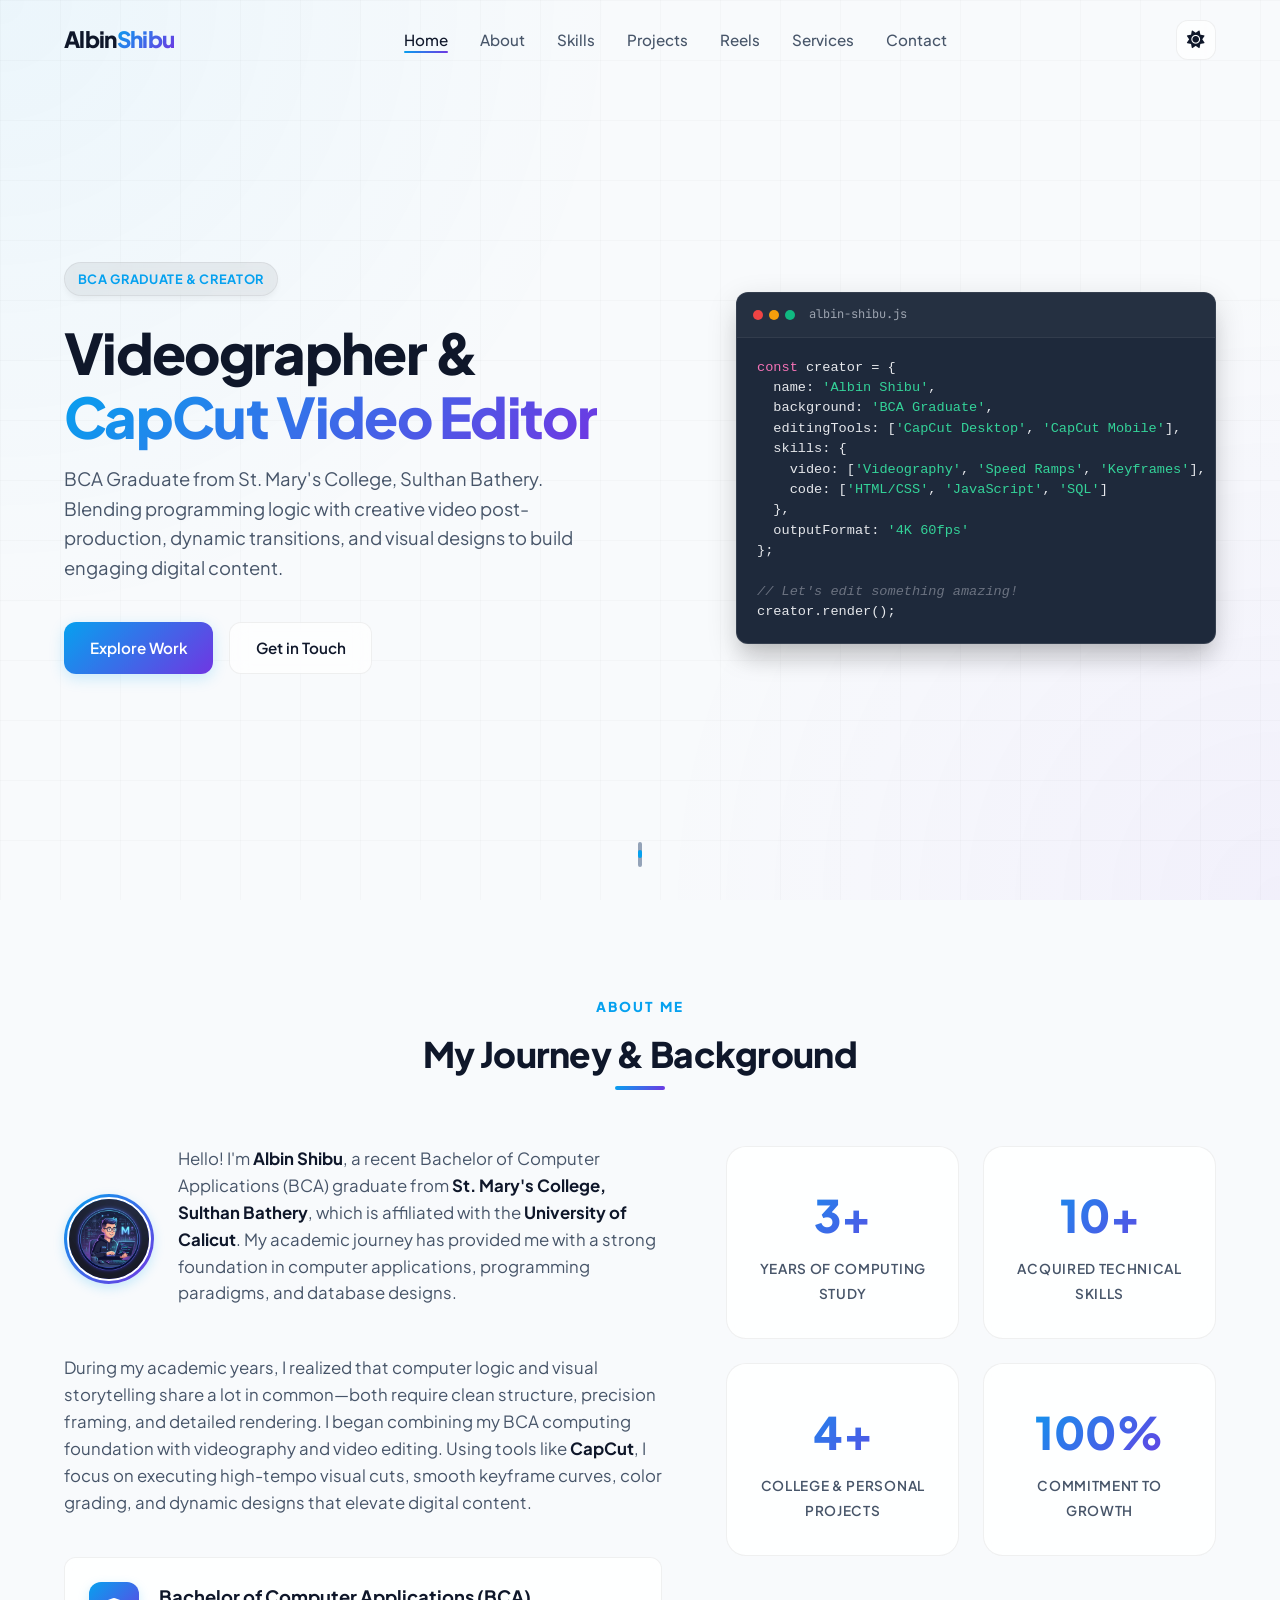
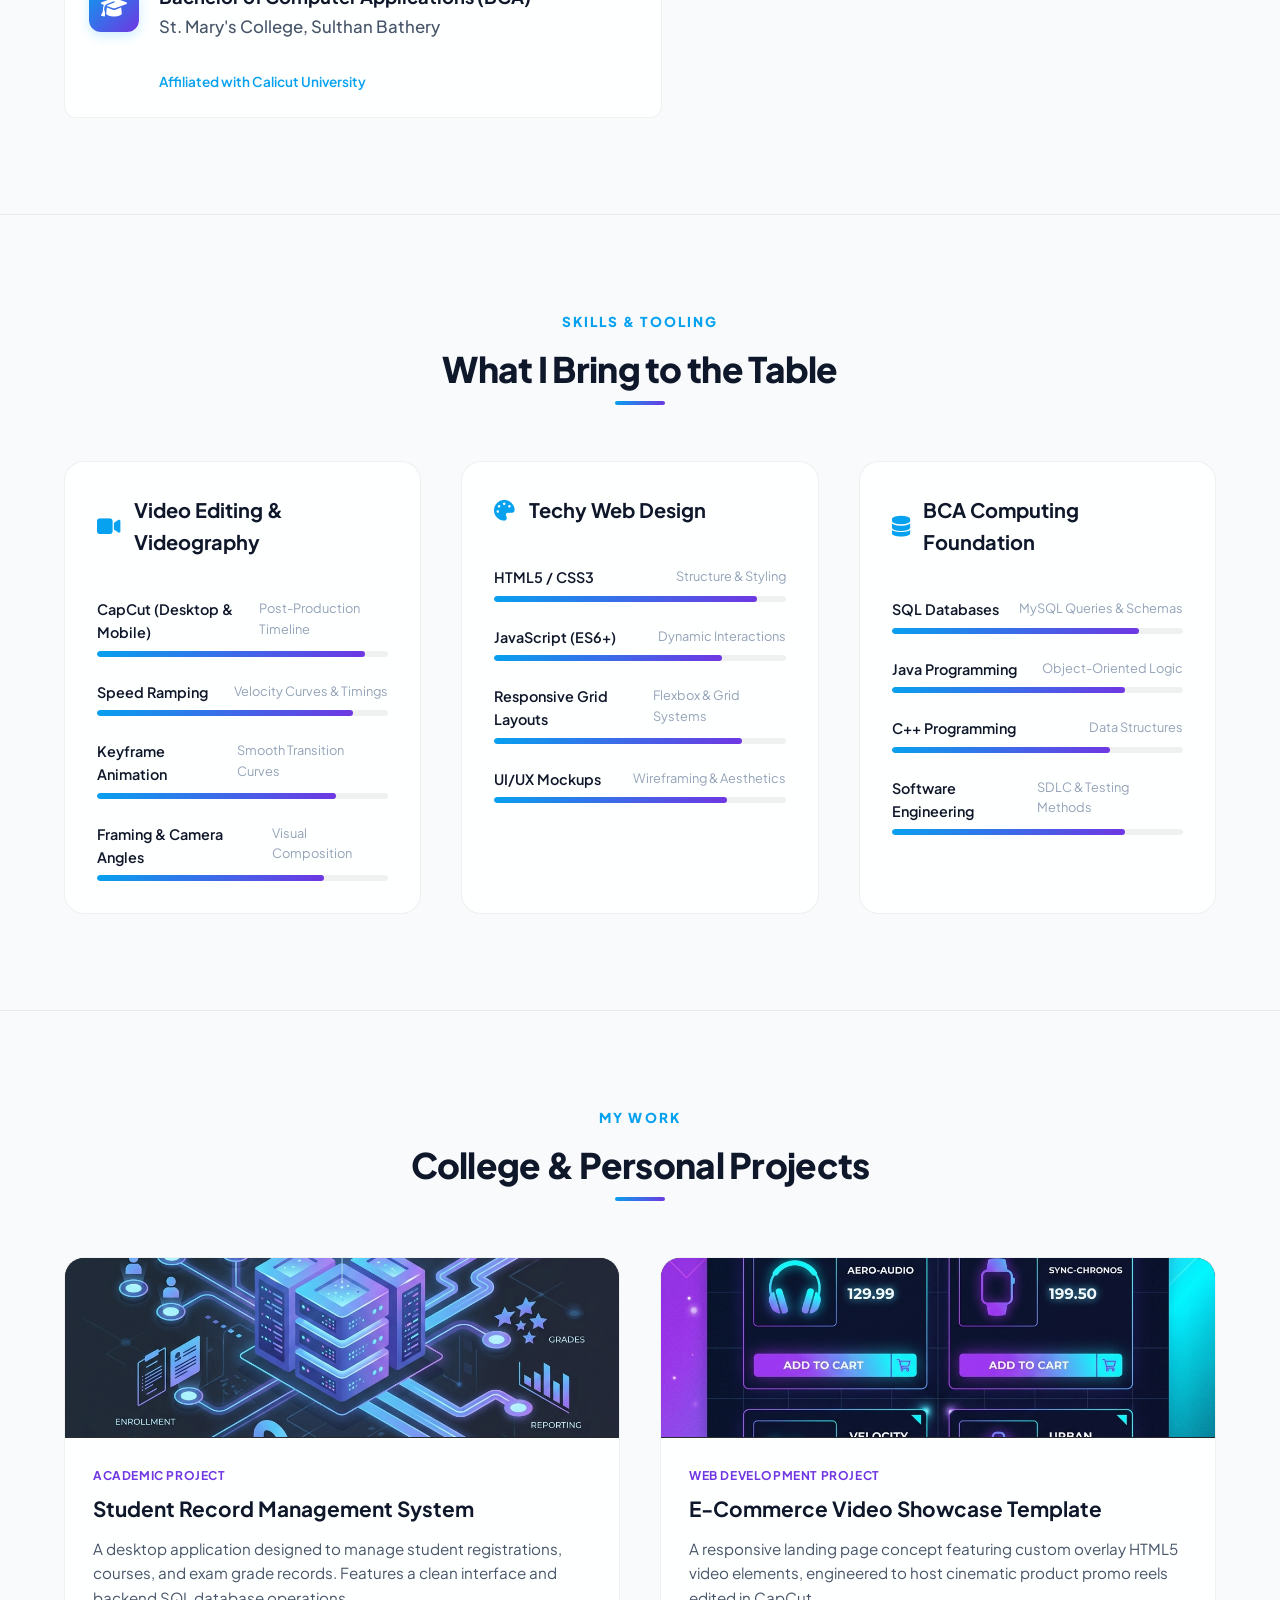
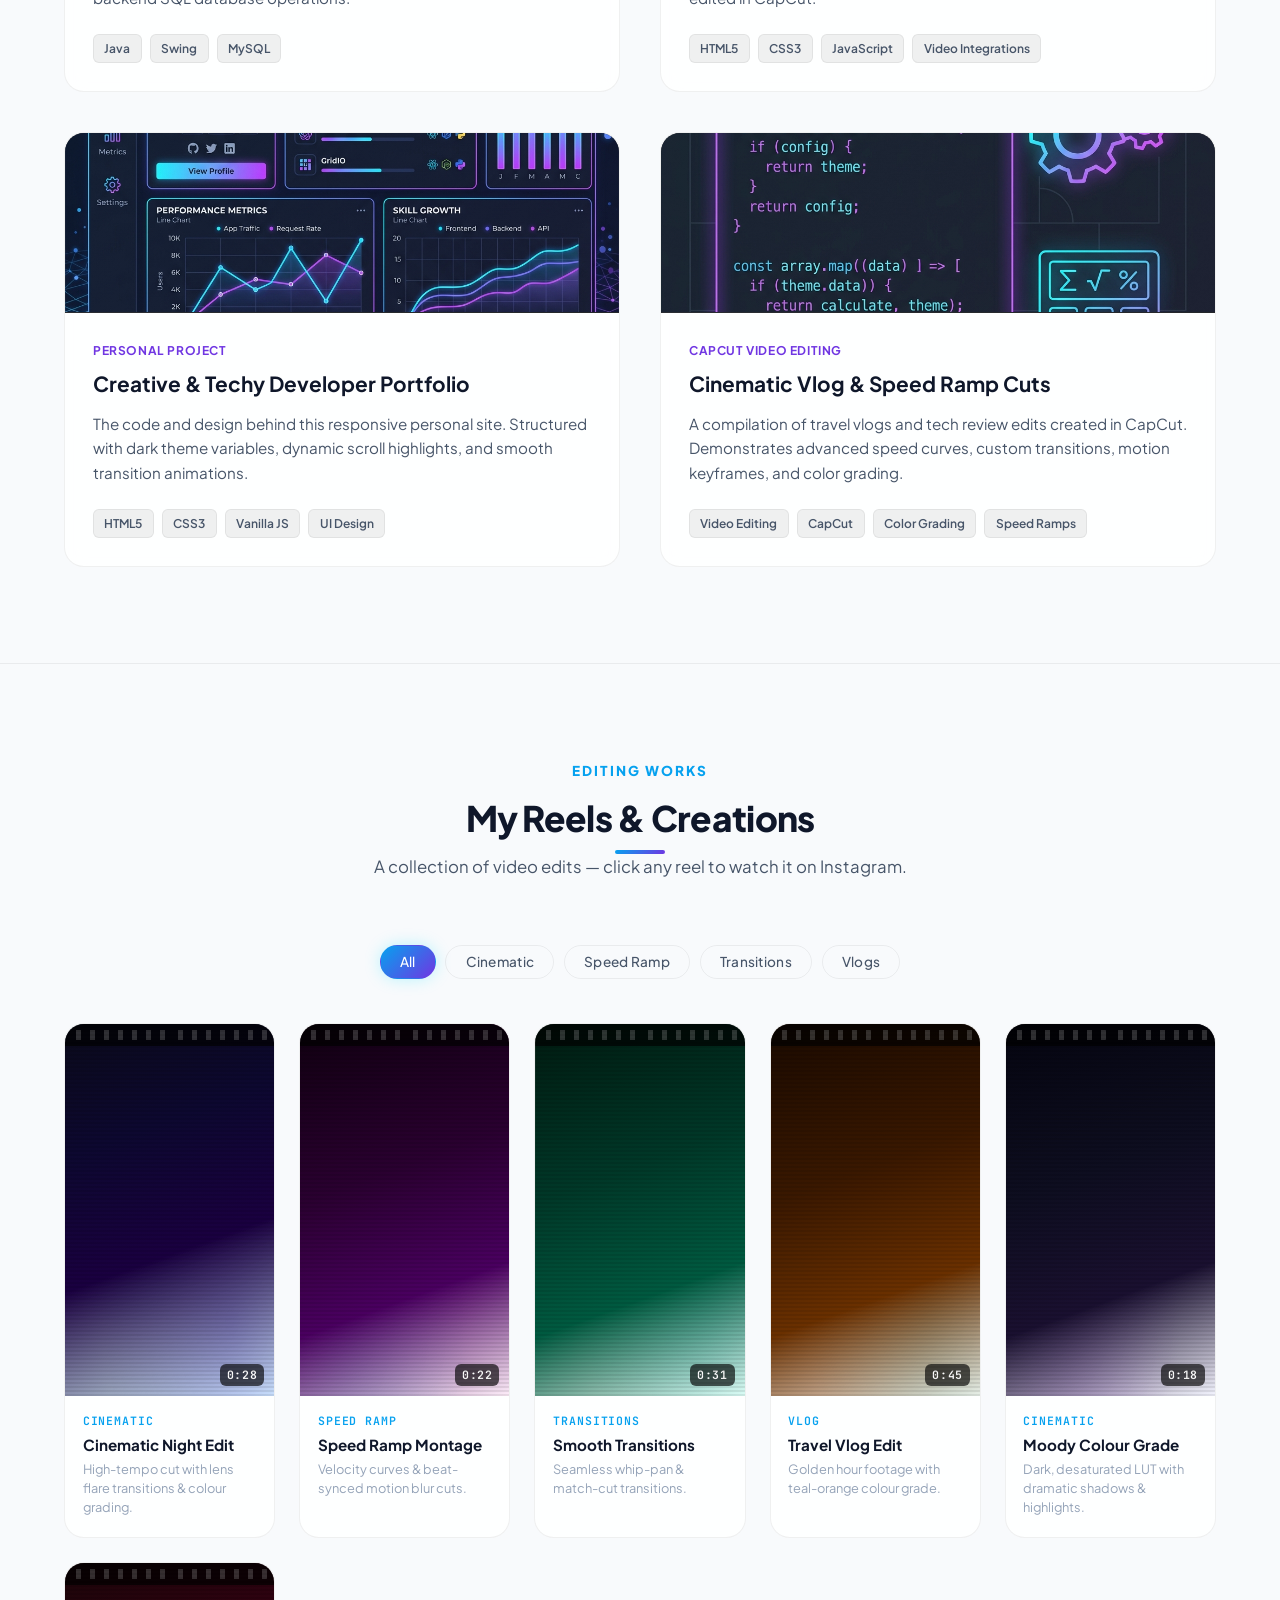
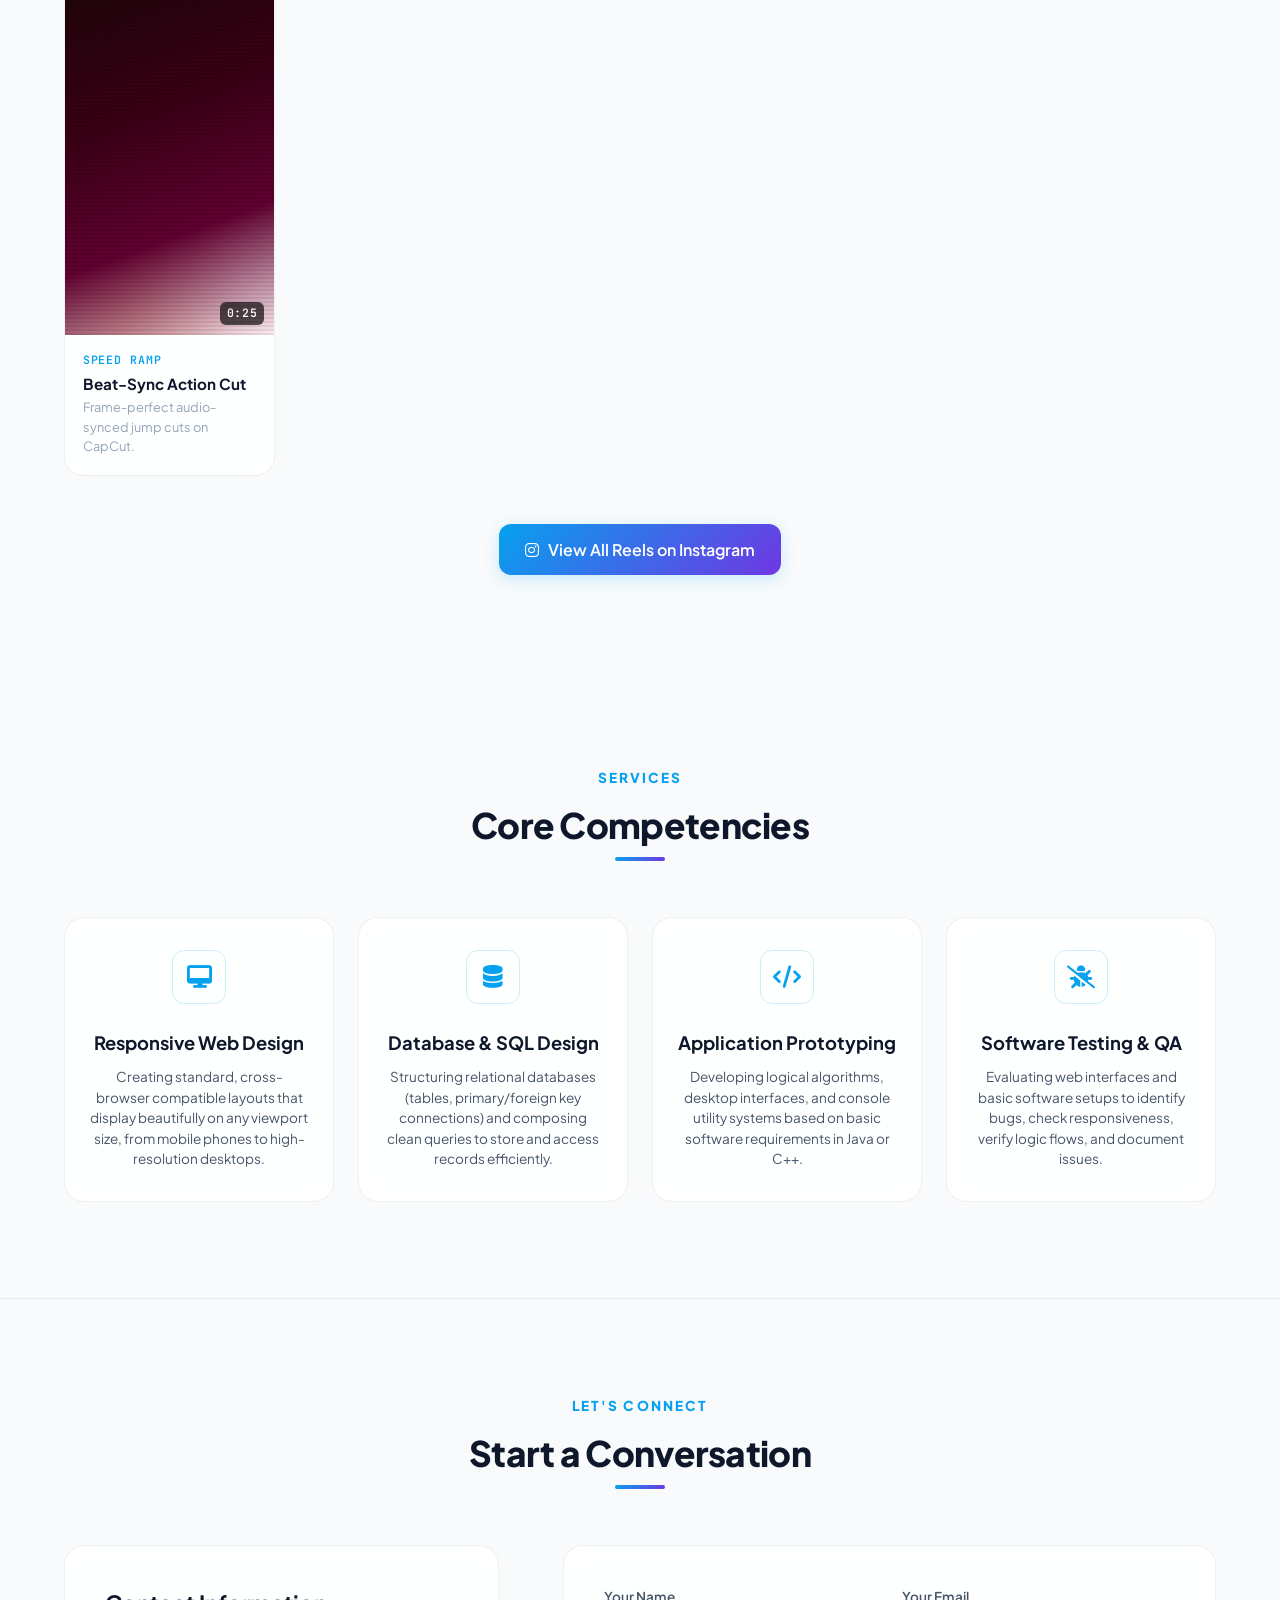
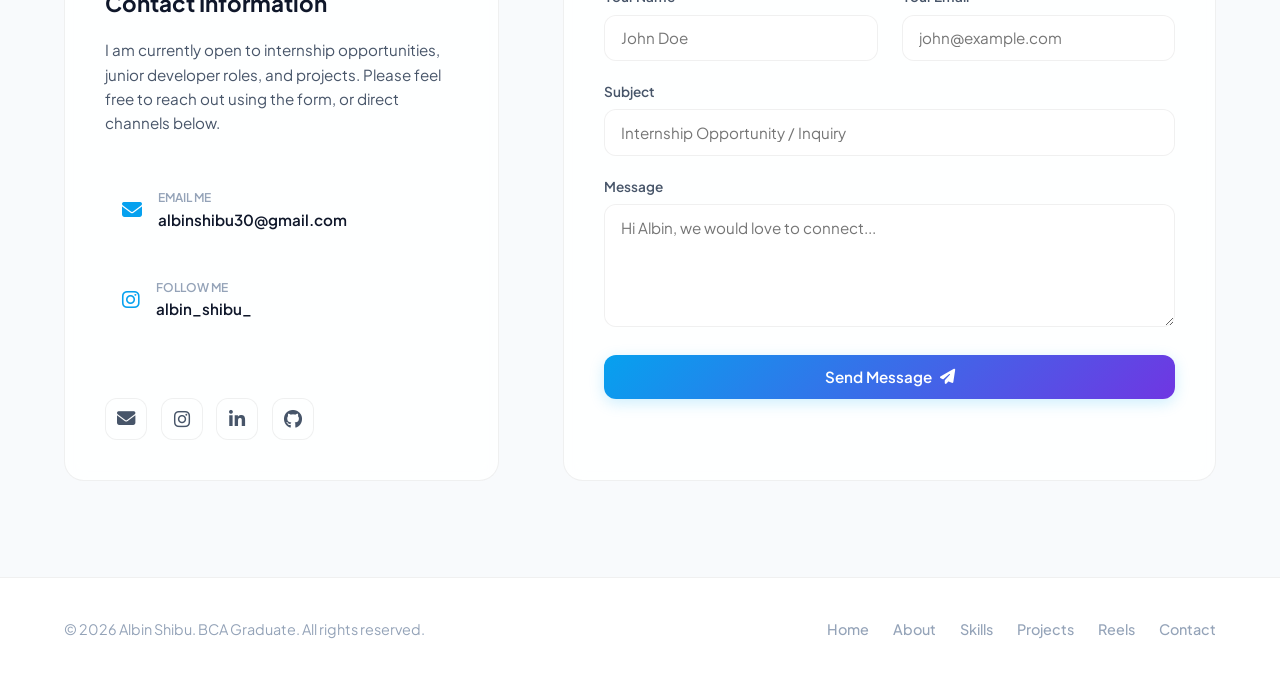
<file: index.html>
<!DOCTYPE html>
<html lang="en" data-theme="dark">
<head>
  <meta charset="UTF-8">
  <meta name="viewport" content="width=device-width, initial-scale=1.0">
  <title>Albin Shibu | BCA Graduate, Videographer & CapCut Editor</title>
  <meta name="description" content="Portfolio of Albin Shibu, a Bachelor of Computer Applications (BCA) Graduate from St. Mary's College, Sulthan Bathery. Exploring Techy Design, Videography, and Video Editing using CapCut.">
  
  <!-- Google Fonts -->
  <link rel="preconnect" href="https://fonts.googleapis.com">
  <link rel="preconnect" href="https://fonts.gstatic.com" crossorigin>
  <link href="https://fonts.googleapis.com/css2?family=Plus+Jakarta+Sans:wght@300;400;500;600;700;800&family=JetBrains+Mono:wght@400;500;600&display=swap" rel="stylesheet">
  
  <!-- FontAwesome Icons -->
  <link rel="stylesheet" href="https://cdnjs.cloudflare.com/ajax/libs/font-awesome/6.4.0/css/all.min.css">
  
  <!-- Stylesheets -->
  <link rel="stylesheet" href="style.css">
</head>
<body>

  <!-- Background mesh grid effect -->
  <div class="mesh-grid"></div>
  <div class="glow-bg"></div>

  <!-- Header & Navigation -->
  <header>
    <nav class="container">
      <div class="logo">
        <a href="#hero">Albin<span>Shibu</span></a>
      </div>
      <ul class="nav-links">
        <li><a href="#hero" class="active">Home</a></li>
        <li><a href="#about">About</a></li>
        <li><a href="#skills">Skills</a></li>
        <li><a href="#projects">Projects</a></li>
        <li><a href="#reels">Reels</a></li>
        <li><a href="#services">Services</a></li>
        <li><a href="#contact">Contact</a></li>
      </ul>
      <div class="nav-actions">
        <button id="theme-toggle" aria-label="Toggle dark/light theme">
          <i class="fa-solid fa-moon"></i>
        </button>
        <button class="mobile-menu-btn" aria-label="Open navigation menu">
          <span></span>
          <span></span>
          <span></span>
        </button>
      </div>
    </nav>
  </header>

  <main>
    <!-- Hero Section -->
    <section id="hero" class="hero-section">
      <div class="container hero-container">
        <div class="hero-content">
          <span class="badge">BCA Graduate & Creator</span>
          <h1 class="hero-title">Videographer & <span class="highlight">CapCut Video Editor</span></h1>
          <p class="hero-subtitle">BCA Graduate from St. Mary's College, Sulthan Bathery. Blending programming logic with creative video post-production, dynamic transitions, and visual designs to build engaging digital content.</p>
          <div class="hero-ctas">
            <a href="#projects" class="btn btn-primary">Explore Work</a>
            <a href="#contact" class="btn btn-secondary">Get in Touch</a>
          </div>
        </div>
        <div class="hero-visual">
          <div class="terminal-mock">
            <div class="terminal-header">
              <span class="dot red"></span>
              <span class="dot yellow"></span>
              <span class="dot green"></span>
              <span class="terminal-title">albin-shibu.js</span>
            </div>
            <div class="terminal-body">
              <pre><code><span class="keyword">const</span> creator = {
  name: <span class="string">'Albin Shibu'</span>,
  background: <span class="string">'BCA Graduate'</span>,
  editingTools: [<span class="string">'CapCut Desktop'</span>, <span class="string">'CapCut Mobile'</span>],
  skills: {
    video: [<span class="string">'Videography'</span>, <span class="string">'Speed Ramps'</span>, <span class="string">'Keyframes'</span>],
    code: [<span class="string">'HTML/CSS'</span>, <span class="string">'JavaScript'</span>, <span class="string">'SQL'</span>]
  },
  outputFormat: <span class="string">'4K 60fps'</span>
};

<span class="comment">// Let's edit something amazing!</span>
creator.render();</code></pre>
            </div>
          </div>
        </div>
      </div>
      <div class="scroll-down">
        <a href="#about" aria-label="Scroll down to About section">
          <span class="mouse">
            <span class="wheel"></span>
          </span>
        </a>
      </div>
    </section>

    <!-- About Section -->
    <section id="about" class="about-section scroll-reveal">
      <div class="container">
        <div class="section-header">
          <span class="section-tag">About Me</span>
          <h2 class="section-title">My Journey & Background</h2>
        </div>
        <div class="about-grid">
          <div class="about-text">
            <div class="about-profile-header">
              <div class="about-avatar-wrapper">
                <img src="assets/developer_avatar.png" alt="Albin Shibu" class="about-avatar">
              </div>
              <div class="about-intro">
                <p>Hello! I'm <strong>Albin Shibu</strong>, a recent Bachelor of Computer Applications (BCA) graduate from <strong>St. Mary's College, Sulthan Bathery</strong>, which is affiliated with the <strong>University of Calicut</strong>. My academic journey has provided me with a strong foundation in computer applications, programming paradigms, and database designs.</p>
              </div>
            </div>
            <p>During my academic years, I realized that computer logic and visual storytelling share a lot in common—both require clean structure, precision framing, and detailed rendering. I began combining my BCA computing foundation with videography and video editing. Using tools like <strong>CapCut</strong>, I focus on executing high-tempo visual cuts, smooth keyframe curves, color grading, and dynamic designs that elevate digital content.</p>
            <div class="education-card">
              <div class="edu-icon">
                <i class="fa-solid fa-graduation-cap"></i>
              </div>
              <div class="edu-details">
                <h3>Bachelor of Computer Applications (BCA)</h3>
                <p class="edu-meta">St. Mary's College, Sulthan Bathery</p>
                <span class="edu-date">Affiliated with Calicut University</span>
              </div>
            </div>
          </div>
          <div class="about-stats">
            <div class="stat-card">
              <span class="stat-num">3+</span>
              <span class="stat-label">Years of Computing Study</span>
            </div>
            <div class="stat-card">
              <span class="stat-num">10+</span>
              <span class="stat-label">Acquired Technical Skills</span>
            </div>
            <div class="stat-card">
              <span class="stat-num">4+</span>
              <span class="stat-label">College & Personal Projects</span>
            </div>
            <div class="stat-card">
              <span class="stat-num">100%</span>
              <span class="stat-label">Commitment to Growth</span>
            </div>
          </div>
        </div>
      </div>
    </section>

    <!-- Skills Section -->
    <section id="skills" class="skills-section scroll-reveal">
      <div class="container">
        <div class="section-header">
          <span class="section-tag">Skills & Tooling</span>
          <h2 class="section-title">What I Bring to the Table</h2>
        </div>
        <div class="skills-grid">
          <!-- Video Editing & Videography -->
          <div class="skill-category">
            <div class="category-header">
              <i class="fa-solid fa-video"></i>
              <h3>Video Editing & Videography</h3>
            </div>
            <ul class="skills-list">
              <li>
                <div class="skill-info">
                  <span>CapCut (Desktop & Mobile)</span>
                  <span>Post-Production Timeline</span>
                </div>
                <div class="skill-bar"><div class="skill-progress" style="width: 92%"></div></div>
              </li>
              <li>
                <div class="skill-info">
                  <span>Speed Ramping</span>
                  <span>Velocity Curves & Timings</span>
                </div>
                <div class="skill-bar"><div class="skill-progress" style="width: 88%"></div></div>
              </li>
              <li>
                <div class="skill-info">
                  <span>Keyframe Animation</span>
                  <span>Smooth Transition Curves</span>
                </div>
                <div class="skill-bar"><div class="skill-progress" style="width: 82%"></div></div>
              </li>
              <li>
                <div class="skill-info">
                  <span>Framing & Camera Angles</span>
                  <span>Visual Composition</span>
                </div>
                <div class="skill-bar"><div class="skill-progress" style="width: 78%"></div></div>
              </li>
            </ul>
          </div>

          <!-- Techy Web Design -->
          <div class="skill-category">
            <div class="category-header">
              <i class="fa-solid fa-palette"></i>
              <h3>Techy Web Design</h3>
            </div>
            <ul class="skills-list">
              <li>
                <div class="skill-info">
                  <span>HTML5 / CSS3</span>
                  <span>Structure & Styling</span>
                </div>
                <div class="skill-bar"><div class="skill-progress" style="width: 90%"></div></div>
              </li>
              <li>
                <div class="skill-info">
                  <span>JavaScript (ES6+)</span>
                  <span>Dynamic Interactions</span>
                </div>
                <div class="skill-bar"><div class="skill-progress" style="width: 78%"></div></div>
              </li>
              <li>
                <div class="skill-info">
                  <span>Responsive Grid Layouts</span>
                  <span>Flexbox & Grid Systems</span>
                </div>
                <div class="skill-bar"><div class="skill-progress" style="width: 85%"></div></div>
              </li>
              <li>
                <div class="skill-info">
                  <span>UI/UX Mockups</span>
                  <span>Wireframing & Aesthetics</span>
                </div>
                <div class="skill-bar"><div class="skill-progress" style="width: 80%"></div></div>
              </li>
            </ul>
          </div>

          <!-- BCA Computing Foundation -->
          <div class="skill-category">
            <div class="category-header">
              <i class="fa-solid fa-database"></i>
              <h3>BCA Computing Foundation</h3>
            </div>
            <ul class="skills-list">
              <li>
                <div class="skill-info">
                  <span>SQL Databases</span>
                  <span>MySQL Queries & Schemas</span>
                </div>
                <div class="skill-bar"><div class="skill-progress" style="width: 85%"></div></div>
              </li>
              <li>
                <div class="skill-info">
                  <span>Java Programming</span>
                  <span>Object-Oriented Logic</span>
                </div>
                <div class="skill-bar"><div class="skill-progress" style="width: 80%"></div></div>
              </li>
              <li>
                <div class="skill-info">
                  <span>C++ Programming</span>
                  <span>Data Structures</span>
                </div>
                <div class="skill-bar"><div class="skill-progress" style="width: 75%"></div></div>
              </li>
              <li>
                <div class="skill-info">
                  <span>Software Engineering</span>
                  <span>SDLC & Testing Methods</span>
                </div>
                <div class="skill-bar"><div class="skill-progress" style="width: 80%"></div></div>
              </li>
            </ul>
          </div>
        </div>
      </div>
    </section>

    <!-- Projects Section -->
    <section id="projects" class="projects-section scroll-reveal">
      <div class="container">
        <div class="section-header">
          <span class="section-tag">My Work</span>
          <h2 class="section-title">College & Personal Projects</h2>
        </div>
        <div class="projects-grid">
          <!-- Project 1 -->
          <div class="project-card">
            <div class="project-img-wrapper">
              <img src="assets/project_student_db.png" alt="Student Record Management System" class="project-card-img">
            </div>
            <div class="project-info">
              <span class="project-type">Academic Project</span>
              <h3>Student Record Management System</h3>
              <p>A desktop application designed to manage student registrations, courses, and exam grade records. Features a clean interface and backend SQL database operations.</p>
              <div class="project-tags">
                <span>Java</span>
                <span>Swing</span>
                <span>MySQL</span>
              </div>
            </div>
          </div>

          <!-- Project 2 -->
          <div class="project-card">
            <div class="project-img-wrapper">
              <img src="assets/project_ecommerce.png" alt="E-Commerce Video Showcase UI" class="project-card-img">
            </div>
            <div class="project-info">
              <span class="project-type">Web Development Project</span>
              <h3>E-Commerce Video Showcase Template</h3>
              <p>A responsive landing page concept featuring custom overlay HTML5 video elements, engineered to host cinematic product promo reels edited in CapCut.</p>
              <div class="project-tags">
                <span>HTML5</span>
                <span>CSS3</span>
                <span>JavaScript</span>
                <span>Video Integrations</span>
              </div>
            </div>
          </div>

          <!-- Project 3 -->
          <div class="project-card">
            <div class="project-img-wrapper">
              <img src="assets/project_portfolio.png" alt="Creative & Techy Developer Portfolio" class="project-card-img">
            </div>
            <div class="project-info">
              <span class="project-type">Personal Project</span>
              <h3>Creative & Techy Developer Portfolio</h3>
              <p>The code and design behind this responsive personal site. Structured with dark theme variables, dynamic scroll highlights, and smooth transition animations.</p>
              <div class="project-tags">
                <span>HTML5</span>
                <span>CSS3</span>
                <span>Vanilla JS</span>
                <span>UI Design</span>
              </div>
            </div>
          </div>

          <!-- Project 4 -->
          <div class="project-card">
            <div class="project-img-wrapper">
              <img src="assets/project_toolkit.png" alt="CapCut Cinematic Vlog Showcase" class="project-card-img">
            </div>
            <div class="project-info">
              <span class="project-type">CapCut Video Editing</span>
              <h3>Cinematic Vlog & Speed Ramp Cuts</h3>
              <p>A compilation of travel vlogs and tech review edits created in CapCut. Demonstrates advanced speed curves, custom transitions, motion keyframes, and color grading.</p>
              <div class="project-tags">
                <span>Video Editing</span>
                <span>CapCut</span>
                <span>Color Grading</span>
                <span>Speed Ramps</span>
              </div>
            </div>
          </div>
        </div>
      </div>
    </section>

    <!-- Editing Works / Reels Section -->
    <section id="reels" class="reels-section scroll-reveal">
      <div class="container">
        <div class="section-header">
          <span class="section-tag">Editing Works</span>
          <h2 class="section-title">My Reels &amp; Creations</h2>
          <p class="section-desc">A collection of video edits — click any reel to watch it on Instagram.</p>
        </div>

        <!-- Filter Tabs -->
        <div class="reels-filter">
          <button class="reel-filter-btn active" data-filter="all">All</button>
          <button class="reel-filter-btn" data-filter="cinematic">Cinematic</button>
          <button class="reel-filter-btn" data-filter="speedramp">Speed Ramp</button>
          <button class="reel-filter-btn" data-filter="transition">Transitions</button>
          <button class="reel-filter-btn" data-filter="vlog">Vlogs</button>
        </div>

        <div class="reels-grid">
          <!-- Reel 1 -->
          <a
            href="https://www.instagram.com/albin_shibu_/"
            target="_blank"
            rel="noopener noreferrer"
            class="reel-card"
            data-category="cinematic"
            data-title="Cinematic Night Edit"
            data-desc="High-tempo cut with lens flare transitions and colour grading."
            aria-label="Watch Cinematic Night Edit on Instagram"
          >
            <div class="reel-visual reel-grad-1">
              <div class="reel-overlay">
                <div class="reel-play-btn"><i class="fa-brands fa-instagram"></i></div>
              </div>
              <div class="reel-film-strip"></div>
              <span class="reel-duration">0:28</span>
            </div>
            <div class="reel-meta">
              <span class="reel-tag">Cinematic</span>
              <h3>Cinematic Night Edit</h3>
              <p>High-tempo cut with lens flare transitions &amp; colour grading.</p>
            </div>
          </a>

          <!-- Reel 2 -->
          <a
            href="https://www.instagram.com/albin_shibu_/"
            target="_blank"
            rel="noopener noreferrer"
            class="reel-card"
            data-category="speedramp"
            data-title="Speed Ramp Montage"
            data-desc="Velocity curves and beat-synced motion blur cuts."
            aria-label="Watch Speed Ramp Montage on Instagram"
          >
            <div class="reel-visual reel-grad-2">
              <div class="reel-overlay">
                <div class="reel-play-btn"><i class="fa-brands fa-instagram"></i></div>
              </div>
              <div class="reel-film-strip"></div>
              <span class="reel-duration">0:22</span>
            </div>
            <div class="reel-meta">
              <span class="reel-tag">Speed Ramp</span>
              <h3>Speed Ramp Montage</h3>
              <p>Velocity curves &amp; beat-synced motion blur cuts.</p>
            </div>
          </a>

          <!-- Reel 3 -->
          <a
            href="https://www.instagram.com/albin_shibu_/"
            target="_blank"
            rel="noopener noreferrer"
            class="reel-card"
            data-category="transition"
            data-title="Smooth Transitions"
            data-desc="Seamless whip-pan and match-cut transitions."
            aria-label="Watch Smooth Transitions reel on Instagram"
          >
            <div class="reel-visual reel-grad-3">
              <div class="reel-overlay">
                <div class="reel-play-btn"><i class="fa-brands fa-instagram"></i></div>
              </div>
              <div class="reel-film-strip"></div>
              <span class="reel-duration">0:31</span>
            </div>
            <div class="reel-meta">
              <span class="reel-tag">Transitions</span>
              <h3>Smooth Transitions</h3>
              <p>Seamless whip-pan &amp; match-cut transitions.</p>
            </div>
          </a>

          <!-- Reel 4 -->
          <a
            href="https://www.instagram.com/albin_shibu_/"
            target="_blank"
            rel="noopener noreferrer"
            class="reel-card"
            data-category="vlog"
            data-title="Travel Vlog Edit"
            data-desc="Golden hour footage with teal-orange colour grade."
            aria-label="Watch Travel Vlog Edit on Instagram"
          >
            <div class="reel-visual reel-grad-4">
              <div class="reel-overlay">
                <div class="reel-play-btn"><i class="fa-brands fa-instagram"></i></div>
              </div>
              <div class="reel-film-strip"></div>
              <span class="reel-duration">0:45</span>
            </div>
            <div class="reel-meta">
              <span class="reel-tag">Vlog</span>
              <h3>Travel Vlog Edit</h3>
              <p>Golden hour footage with teal-orange colour grade.</p>
            </div>
          </a>

          <!-- Reel 5 -->
          <a
            href="https://www.instagram.com/albin_shibu_/"
            target="_blank"
            rel="noopener noreferrer"
            class="reel-card"
            data-category="cinematic"
            data-title="Moody Colour Grade"
            data-desc="Dark, desaturated LUT with dramatic shadows."
            aria-label="Watch Moody Colour Grade reel on Instagram"
          >
            <div class="reel-visual reel-grad-5">
              <div class="reel-overlay">
                <div class="reel-play-btn"><i class="fa-brands fa-instagram"></i></div>
              </div>
              <div class="reel-film-strip"></div>
              <span class="reel-duration">0:18</span>
            </div>
            <div class="reel-meta">
              <span class="reel-tag">Cinematic</span>
              <h3>Moody Colour Grade</h3>
              <p>Dark, desaturated LUT with dramatic shadows &amp; highlights.</p>
            </div>
          </a>

          <!-- Reel 6 -->
          <a
            href="https://www.instagram.com/albin_shibu_/"
            target="_blank"
            rel="noopener noreferrer"
            class="reel-card"
            data-category="speedramp"
            data-title="Beat-Sync Action Cut"
            data-desc="Frame-perfect audio-synced jump cuts on CapCut."
            aria-label="Watch Beat-Sync Action Cut on Instagram"
          >
            <div class="reel-visual reel-grad-6">
              <div class="reel-overlay">
                <div class="reel-play-btn"><i class="fa-brands fa-instagram"></i></div>
              </div>
              <div class="reel-film-strip"></div>
              <span class="reel-duration">0:25</span>
            </div>
            <div class="reel-meta">
              <span class="reel-tag">Speed Ramp</span>
              <h3>Beat-Sync Action Cut</h3>
              <p>Frame-perfect audio-synced jump cuts on CapCut.</p>
            </div>
          </a>
        </div>

        <!-- View More CTA -->
        <div class="reels-cta">
          <a href="https://www.instagram.com/albin_shibu_/" target="_blank" rel="noopener noreferrer" class="btn btn-primary">
            <i class="fa-brands fa-instagram"></i>
            View All Reels on Instagram
          </a>
        </div>
      </div>
    </section>

    <!-- Services Section -->
    <section id="services" class="services-section scroll-reveal">
      <div class="container">
        <div class="section-header">
          <span class="section-tag">Services</span>
          <h2 class="section-title">Core Competencies</h2>
        </div>
        <div class="services-grid">
          <!-- Service 1 -->
          <div class="service-card">
            <div class="service-icon">
              <i class="fa-solid fa-desktop"></i>
            </div>
            <h3>Responsive Web Design</h3>
            <p>Creating standard, cross-browser compatible layouts that display beautifully on any viewport size, from mobile phones to high-resolution desktops.</p>
          </div>

          <!-- Service 2 -->
          <div class="service-card">
            <div class="service-icon">
              <i class="fa-solid fa-database"></i>
            </div>
            <h3>Database & SQL Design</h3>
            <p>Structuring relational databases (tables, primary/foreign key connections) and composing clean queries to store and access records efficiently.</p>
          </div>

          <!-- Service 3 -->
          <div class="service-card">
            <div class="service-icon">
              <i class="fa-solid fa-code"></i>
            </div>
            <h3>Application Prototyping</h3>
            <p>Developing logical algorithms, desktop interfaces, and console utility systems based on basic software requirements in Java or C++.</p>
          </div>

          <!-- Service 4 -->
          <div class="service-card">
            <div class="service-icon">
              <i class="fa-solid fa-bug-slash"></i>
            </div>
            <h3>Software Testing & QA</h3>
            <p>Evaluating web interfaces and basic software setups to identify bugs, check responsiveness, verify logic flows, and document issues.</p>
          </div>
        </div>
      </div>
    </section>

    <!-- Contact Section -->
    <section id="contact" class="contact-section scroll-reveal">
      <div class="container">
        <div class="section-header">
          <span class="section-tag">Let's Connect</span>
          <h2 class="section-title">Start a Conversation</h2>
        </div>
        <div class="contact-grid">
          <div class="contact-info-panel">
            <h3>Contact Information</h3>
            <p>I am currently open to internship opportunities, junior developer roles, and projects. Please feel free to reach out using the form, or direct channels below.</p>
            
            <div class="contact-details-list">
              <a href="mailto:albinshibu30@gmail.com" class="contact-detail-item">
                <i class="fa-solid fa-envelope"></i>
                <div>
                  <span>Email Me</span>
                  <p>albinshibu30@gmail.com</p>
                </div>
              </a>
              <a href="https://instagram.com/albin_shibu_" target="_blank" rel="noopener noreferrer" class="contact-detail-item">
                <i class="fa-brands fa-instagram"></i>
                <div>
                  <span>Follow Me</span>
                  <p>albin_shibu_</p>
                </div>
              </a>
            </div>

            <div class="social-links-row">
              <a href="mailto:albinshibu30@gmail.com" title="Email"><i class="fa-solid fa-envelope"></i></a>
              <a href="https://instagram.com/albin_shibu_" target="_blank" rel="noopener noreferrer" title="Instagram"><i class="fa-brands fa-instagram"></i></a>
              <a href="#" title="LinkedIn (Placeholder)"><i class="fa-brands fa-linkedin-in"></i></a>
              <a href="#" title="GitHub (Placeholder)"><i class="fa-brands fa-github"></i></a>
            </div>
          </div>

          <div class="contact-form-panel">
            <form id="contact-form" action="#" method="POST" novalidate>
              <div class="form-row">
                <div class="form-group">
                  <label for="name">Your Name</label>
                  <input type="text" id="name" name="name" placeholder="John Doe" required>
                  <span class="error-msg">Name is required</span>
                </div>
                <div class="form-group">
                  <label for="email">Your Email</label>
                  <input type="email" id="email" name="email" placeholder="john@example.com" required>
                  <span class="error-msg">Valid email is required</span>
                </div>
              </div>
              <div class="form-group">
                <label for="subject">Subject</label>
                <input type="text" id="subject" name="subject" placeholder="Internship Opportunity / Inquiry" required>
                <span class="error-msg">Subject is required</span>
              </div>
              <div class="form-group">
                <label for="message">Message</label>
                <textarea id="message" name="message" rows="5" placeholder="Hi Albin, we would love to connect..." required></textarea>
                <span class="error-msg">Message cannot be empty</span>
              </div>
              <button type="submit" class="btn btn-primary btn-submit">
                <span>Send Message</span>
                <i class="fa-solid fa-paper-plane"></i>
              </button>
            </form>
          </div>
        </div>
      </div>
    </section>
  </main>

  <!-- Footer -->
  <footer>
    <div class="container footer-container">
      <p>&copy; 2026 Albin Shibu. BCA Graduate. All rights reserved.</p>
      <ul class="footer-links">
        <li><a href="#hero">Home</a></li>
        <li><a href="#about">About</a></li>
        <li><a href="#skills">Skills</a></li>
        <li><a href="#projects">Projects</a></li>
        <li><a href="#reels">Reels</a></li>
        <li><a href="#contact">Contact</a></li>
      </ul>
    </div>
  </footer>

  <!-- Toast Notification -->
  <div id="toast" class="toast-hidden">
    <div class="toast-content">
      <i class="fa-solid fa-circle-check"></i>
      <span id="toast-message">Message sent successfully!</span>
    </div>
  </div>

  <!-- JavaScript -->
  <script src="script.js"></script>
</body>
</html>
</file>
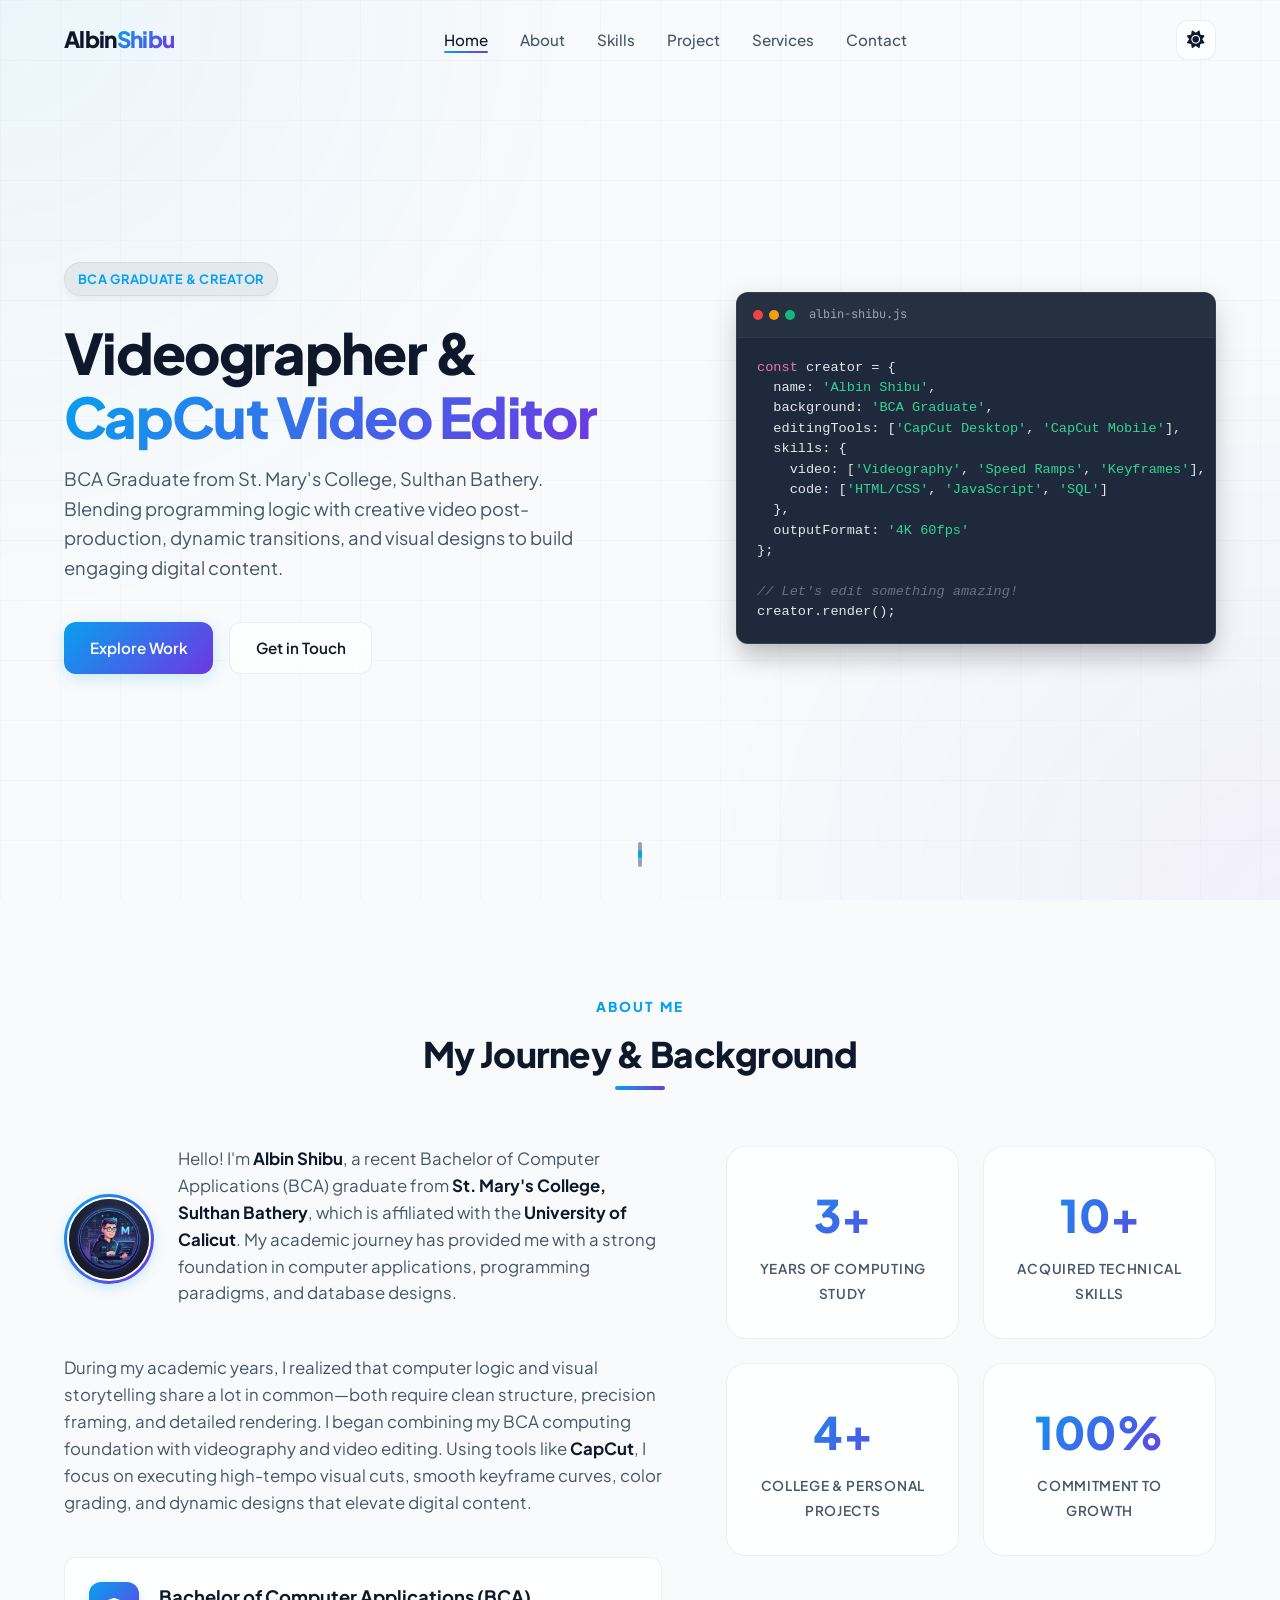
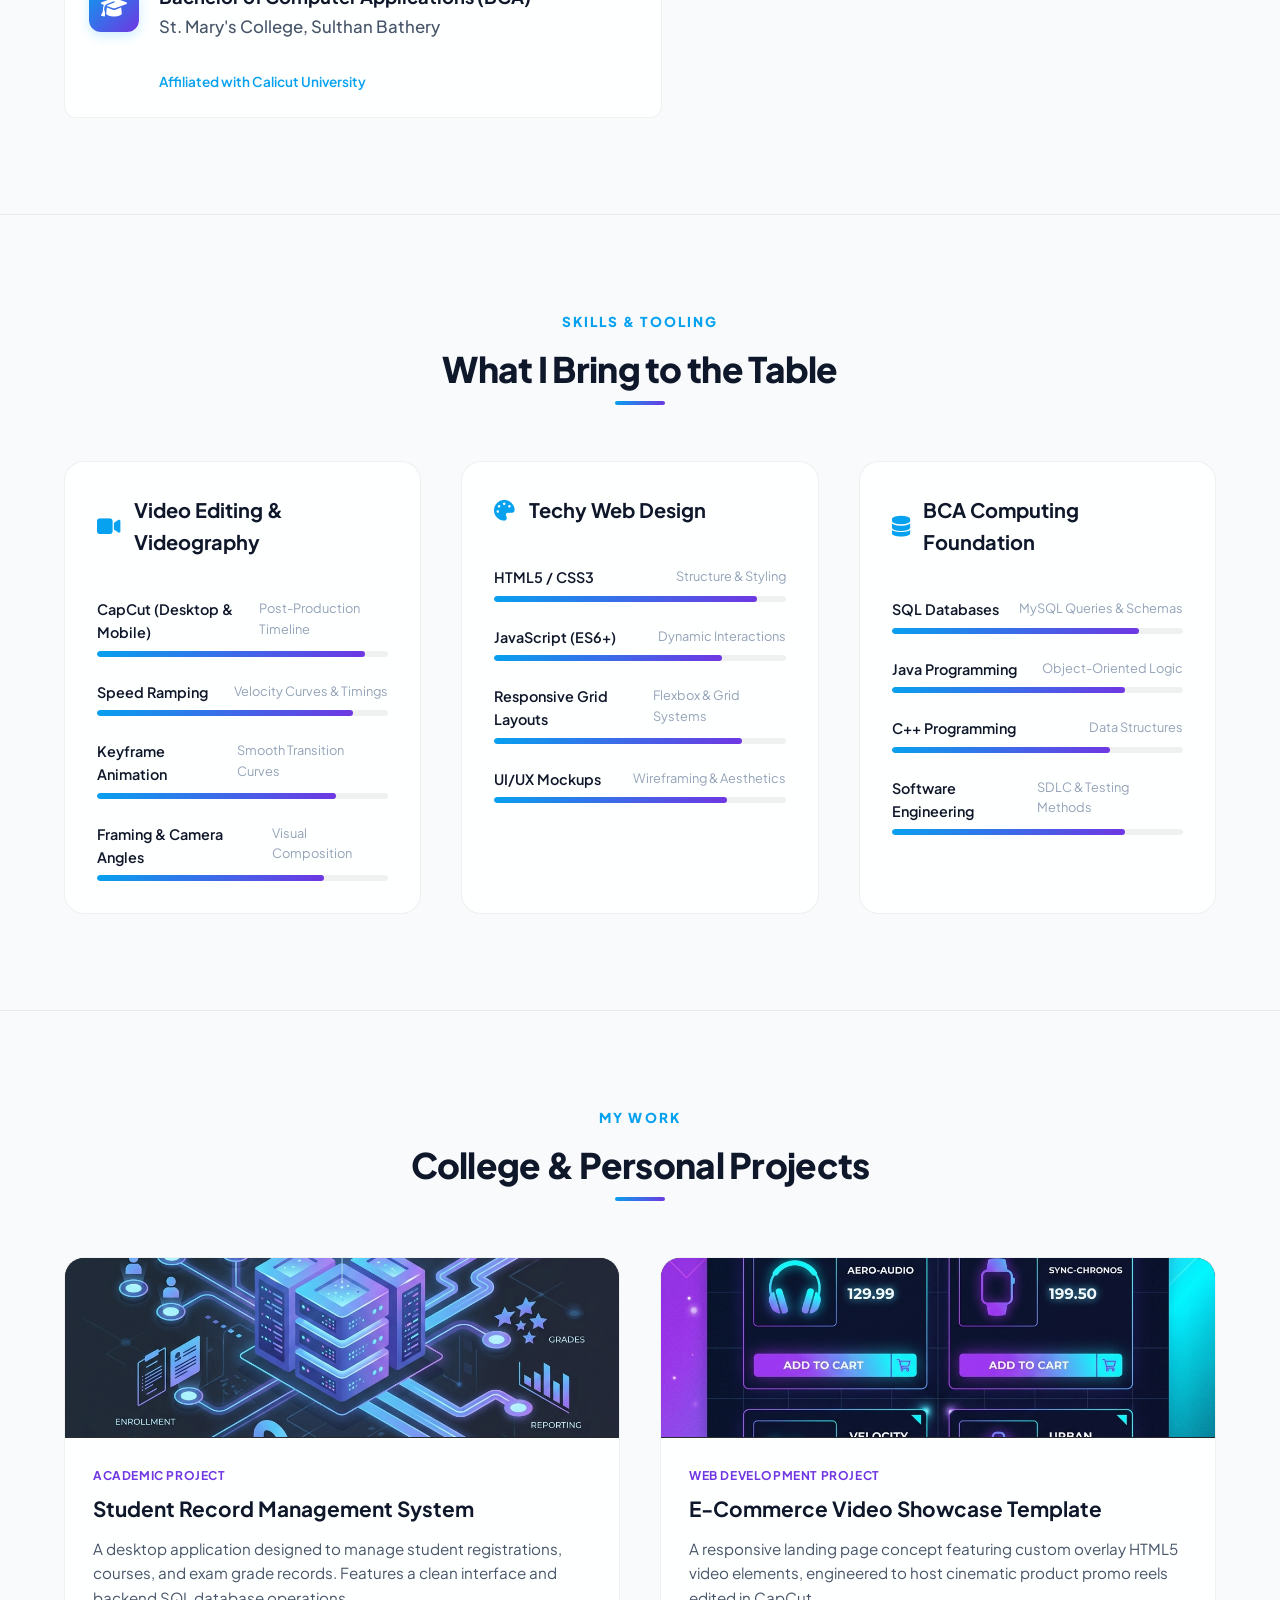
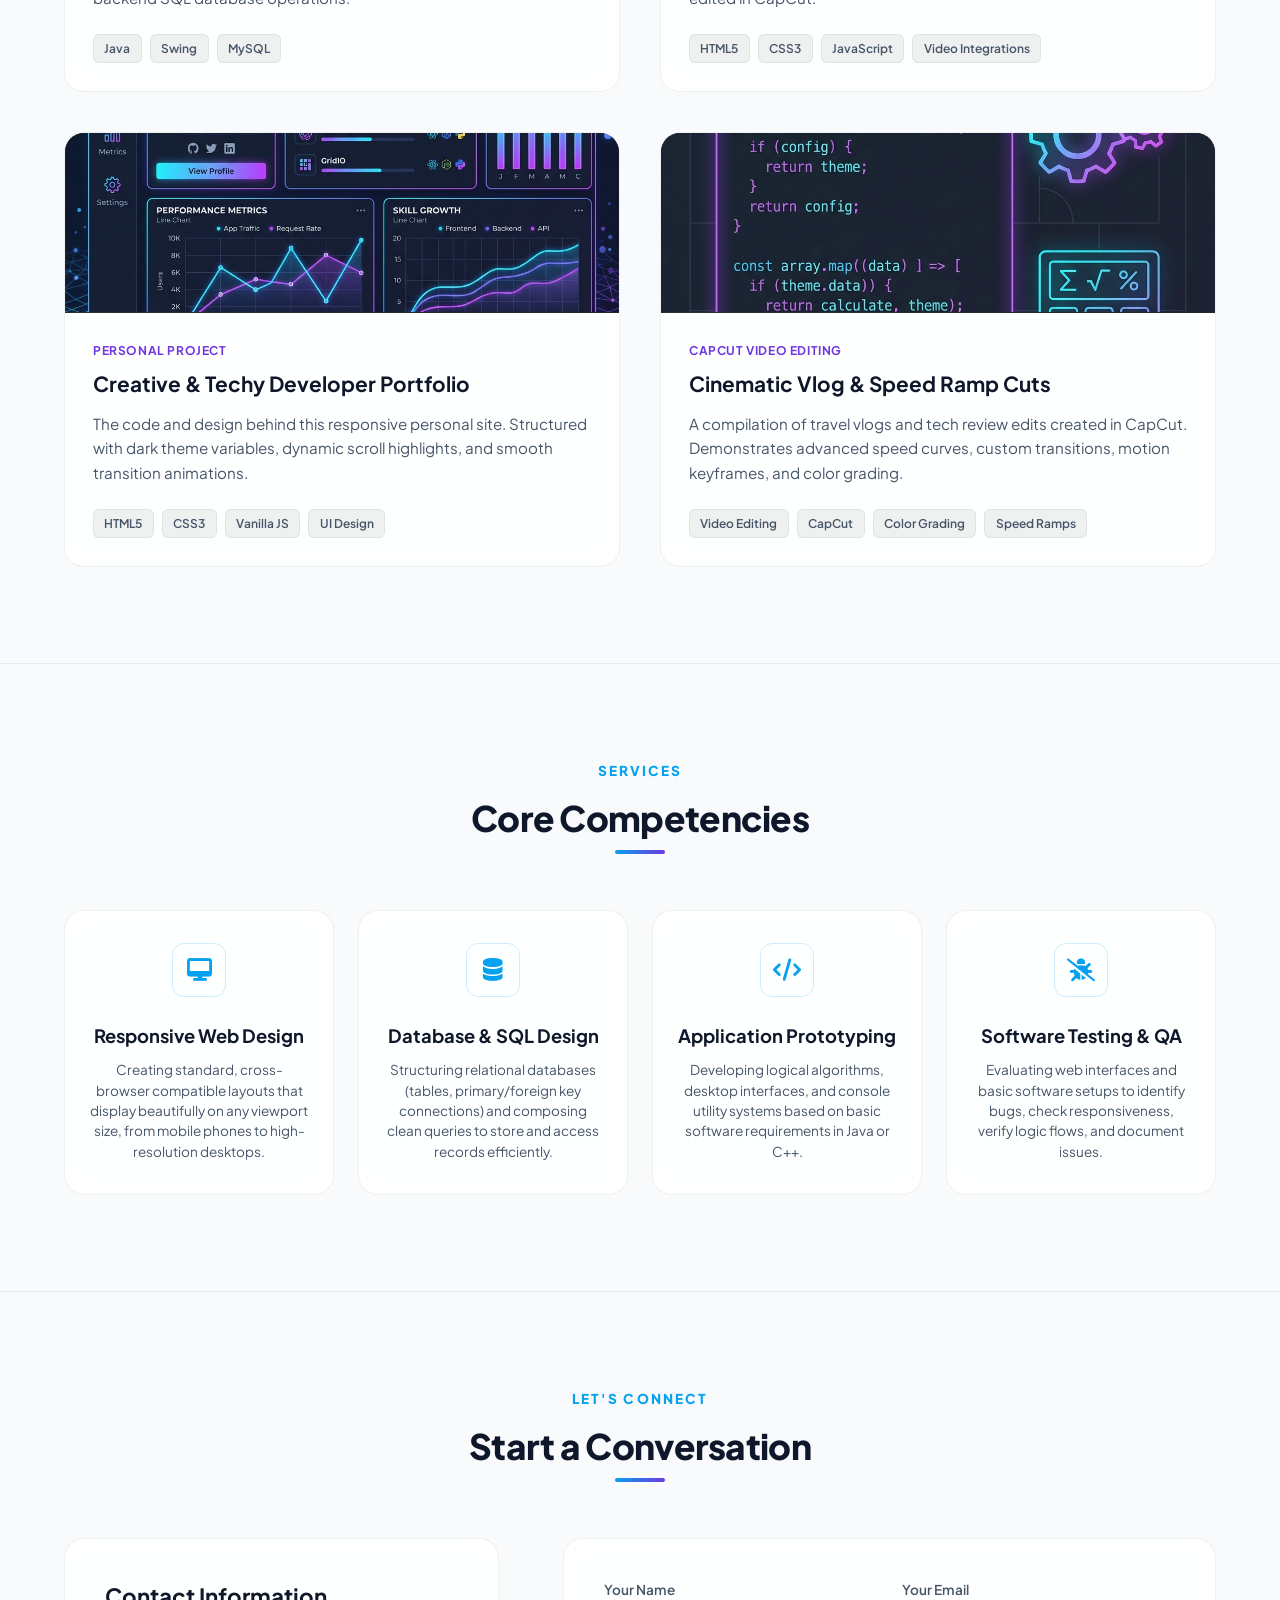
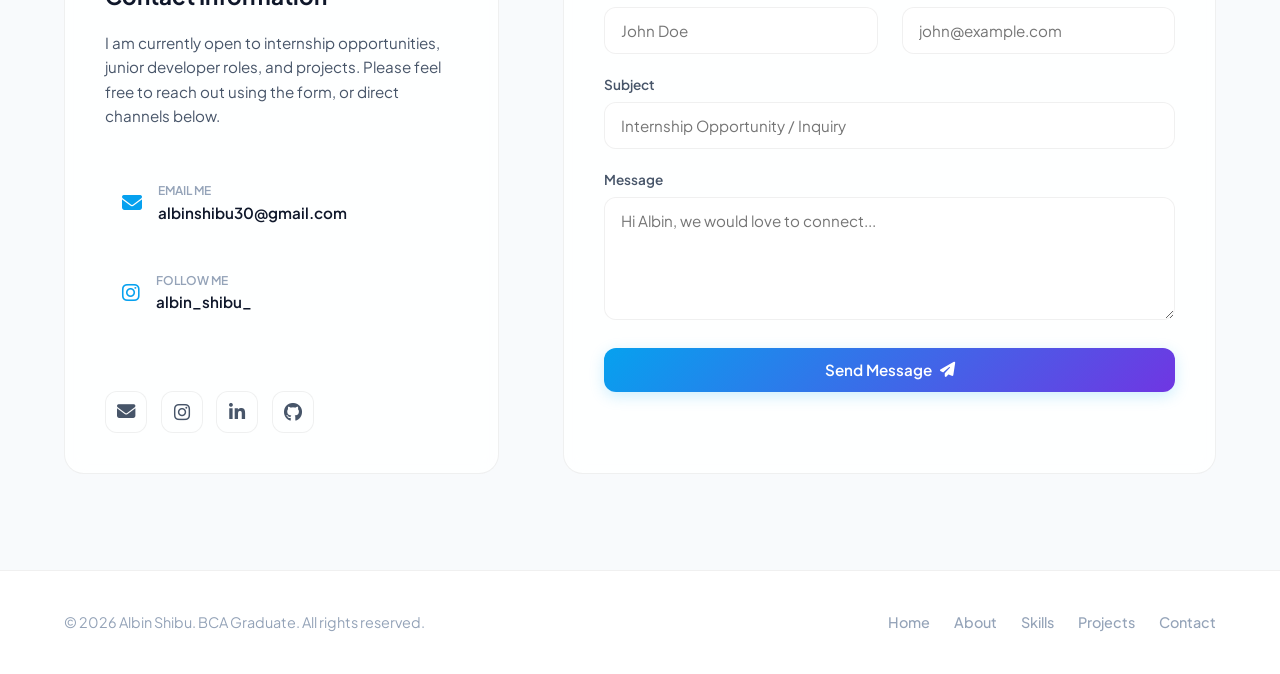
<file: albinpotfoli.html>
<!DOCTYPE html>
<html lang="en" data-theme="dark">
<head>
  <meta charset="UTF-8">
  <meta name="viewport" content="width=device-width, initial-scale=1.0">
  <title>Albin Shibu | BCA Graduate, Videographer & CapCut Editor</title>
  <meta name="description" content="Portfolio of Albin Shibu, a Bachelor of Computer Applications (BCA) Graduate from St. Mary's College, Sulthan Bathery. Exploring Techy Design, Videography, and Video Editing using CapCut.">
  
  <!-- Google Fonts -->
  <link rel="preconnect" href="https://fonts.googleapis.com">
  <link rel="preconnect" href="https://fonts.gstatic.com" crossorigin>
  <link href="https://fonts.googleapis.com/css2?family=Plus+Jakarta+Sans:wght@300;400;500;600;700;800&family=JetBrains+Mono:wght@400;500;600&display=swap" rel="stylesheet">
  
  <!-- FontAwesome Icons -->
  <link rel="stylesheet" href="https://cdnjs.cloudflare.com/ajax/libs/font-awesome/6.4.0/css/all.min.css">
  
  <!-- Stylesheets -->
  <link rel="stylesheet" href="style.css">
</head>
<body>

  <!-- Background mesh grid effect -->
  <div class="mesh-grid"></div>
  <div class="glow-bg"></div>

  <!-- Header & Navigation -->
  <header>
    <nav class="container">
      <div class="logo">
        <a href="#hero">Albin<span>Shibu</span></a>
      </div>
      <ul class="nav-links">
        <li><a href="#hero" class="active">Home</a></li>
        <li><a href="#about">About</a></li>
        <li><a href="#skills">Skills</a></li>
        <li><a href="#projects">Project</a></li>
        <li><a href="#services">Services</a></li>
        <li><a href="#contact">Contact</a></li>
      </ul>
      <div class="nav-actions">
        <button id="theme-toggle" aria-label="Toggle dark/light theme">
          <i class="fa-solid fa-moon"></i>
        </button>
        <button class="mobile-menu-btn" aria-label="Open navigation menu">
          <span></span>
          <span></span>
          <span></span>
        </button>
      </div>
    </nav>
  </header>

  <main>
    <!-- Hero Section -->
    <section id="hero" class="hero-section">
      <div class="container hero-container">
        <div class="hero-content">
          <span class="badge">BCA Graduate & Creator</span>
          <h1 class="hero-title">Videographer & <span class="highlight">CapCut Video Editor</span></h1>
          <p class="hero-subtitle">BCA Graduate from St. Mary's College, Sulthan Bathery. Blending programming logic with creative video post-production, dynamic transitions, and visual designs to build engaging digital content.</p>
          <div class="hero-ctas">
            <a href="#projects" class="btn btn-primary">Explore Work</a>
            <a href="#contact" class="btn btn-secondary">Get in Touch</a>
          </div>
        </div>
        <div class="hero-visual">
          <div class="terminal-mock">
            <div class="terminal-header">
              <span class="dot red"></span>
              <span class="dot yellow"></span>
              <span class="dot green"></span>
              <span class="terminal-title">albin-shibu.js</span>
            </div>
            <div class="terminal-body">
              <pre><code><span class="keyword">const</span> creator = {
  name: <span class="string">'Albin Shibu'</span>,
  background: <span class="string">'BCA Graduate'</span>,
  editingTools: [<span class="string">'CapCut Desktop'</span>, <span class="string">'CapCut Mobile'</span>],
  skills: {
    video: [<span class="string">'Videography'</span>, <span class="string">'Speed Ramps'</span>, <span class="string">'Keyframes'</span>],
    code: [<span class="string">'HTML/CSS'</span>, <span class="string">'JavaScript'</span>, <span class="string">'SQL'</span>]
  },
  outputFormat: <span class="string">'4K 60fps'</span>
};

<span class="comment">// Let's edit something amazing!</span>
creator.render();</code></pre>
            </div>
          </div>
        </div>
      </div>
      <div class="scroll-down">
        <a href="#about" aria-label="Scroll down to About section">
          <span class="mouse">
            <span class="wheel"></span>
          </span>
        </a>
      </div>
    </section>

    <!-- About Section -->
    <section id="about" class="about-section scroll-reveal">
      <div class="container">
        <div class="section-header">
          <span class="section-tag">About Me</span>
          <h2 class="section-title">My Journey & Background</h2>
        </div>
        <div class="about-grid">
          <div class="about-text">
            <div class="about-profile-header">
              <div class="about-avatar-wrapper">
                <img src="assets/developer_avatar.png" alt="Albin Shibu" class="about-avatar">
              </div>
              <div class="about-intro">
                <p>Hello! I'm <strong>Albin Shibu</strong>, a recent Bachelor of Computer Applications (BCA) graduate from <strong>St. Mary's College, Sulthan Bathery</strong>, which is affiliated with the <strong>University of Calicut</strong>. My academic journey has provided me with a strong foundation in computer applications, programming paradigms, and database designs.</p>
              </div>
            </div>
            <p>During my academic years, I realized that computer logic and visual storytelling share a lot in common—both require clean structure, precision framing, and detailed rendering. I began combining my BCA computing foundation with videography and video editing. Using tools like <strong>CapCut</strong>, I focus on executing high-tempo visual cuts, smooth keyframe curves, color grading, and dynamic designs that elevate digital content.</p>
            <div class="education-card">
              <div class="edu-icon">
                <i class="fa-solid fa-graduation-cap"></i>
              </div>
              <div class="edu-details">
                <h3>Bachelor of Computer Applications (BCA)</h3>
                <p class="edu-meta">St. Mary's College, Sulthan Bathery</p>
                <span class="edu-date">Affiliated with Calicut University</span>
              </div>
            </div>
          </div>
          <div class="about-stats">
            <div class="stat-card">
              <span class="stat-num">3+</span>
              <span class="stat-label">Years of Computing Study</span>
            </div>
            <div class="stat-card">
              <span class="stat-num">10+</span>
              <span class="stat-label">Acquired Technical Skills</span>
            </div>
            <div class="stat-card">
              <span class="stat-num">4+</span>
              <span class="stat-label">College & Personal Projects</span>
            </div>
            <div class="stat-card">
              <span class="stat-num">100%</span>
              <span class="stat-label">Commitment to Growth</span>
            </div>
          </div>
        </div>
      </div>
    </section>

    <!-- Skills Section -->
    <section id="skills" class="skills-section scroll-reveal">
      <div class="container">
        <div class="section-header">
          <span class="section-tag">Skills & Tooling</span>
          <h2 class="section-title">What I Bring to the Table</h2>
        </div>
        <div class="skills-grid">
          <!-- Video Editing & Videography -->
          <div class="skill-category">
            <div class="category-header">
              <i class="fa-solid fa-video"></i>
              <h3>Video Editing & Videography</h3>
            </div>
            <ul class="skills-list">
              <li>
                <div class="skill-info">
                  <span>CapCut (Desktop & Mobile)</span>
                  <span>Post-Production Timeline</span>
                </div>
                <div class="skill-bar"><div class="skill-progress" style="width: 92%"></div></div>
              </li>
              <li>
                <div class="skill-info">
                  <span>Speed Ramping</span>
                  <span>Velocity Curves & Timings</span>
                </div>
                <div class="skill-bar"><div class="skill-progress" style="width: 88%"></div></div>
              </li>
              <li>
                <div class="skill-info">
                  <span>Keyframe Animation</span>
                  <span>Smooth Transition Curves</span>
                </div>
                <div class="skill-bar"><div class="skill-progress" style="width: 82%"></div></div>
              </li>
              <li>
                <div class="skill-info">
                  <span>Framing & Camera Angles</span>
                  <span>Visual Composition</span>
                </div>
                <div class="skill-bar"><div class="skill-progress" style="width: 78%"></div></div>
              </li>
            </ul>
          </div>

          <!-- Techy Web Design -->
          <div class="skill-category">
            <div class="category-header">
              <i class="fa-solid fa-palette"></i>
              <h3>Techy Web Design</h3>
            </div>
            <ul class="skills-list">
              <li>
                <div class="skill-info">
                  <span>HTML5 / CSS3</span>
                  <span>Structure & Styling</span>
                </div>
                <div class="skill-bar"><div class="skill-progress" style="width: 90%"></div></div>
              </li>
              <li>
                <div class="skill-info">
                  <span>JavaScript (ES6+)</span>
                  <span>Dynamic Interactions</span>
                </div>
                <div class="skill-bar"><div class="skill-progress" style="width: 78%"></div></div>
              </li>
              <li>
                <div class="skill-info">
                  <span>Responsive Grid Layouts</span>
                  <span>Flexbox & Grid Systems</span>
                </div>
                <div class="skill-bar"><div class="skill-progress" style="width: 85%"></div></div>
              </li>
              <li>
                <div class="skill-info">
                  <span>UI/UX Mockups</span>
                  <span>Wireframing & Aesthetics</span>
                </div>
                <div class="skill-bar"><div class="skill-progress" style="width: 80%"></div></div>
              </li>
            </ul>
          </div>

          <!-- BCA Computing Foundation -->
          <div class="skill-category">
            <div class="category-header">
              <i class="fa-solid fa-database"></i>
              <h3>BCA Computing Foundation</h3>
            </div>
            <ul class="skills-list">
              <li>
                <div class="skill-info">
                  <span>SQL Databases</span>
                  <span>MySQL Queries & Schemas</span>
                </div>
                <div class="skill-bar"><div class="skill-progress" style="width: 85%"></div></div>
              </li>
              <li>
                <div class="skill-info">
                  <span>Java Programming</span>
                  <span>Object-Oriented Logic</span>
                </div>
                <div class="skill-bar"><div class="skill-progress" style="width: 80%"></div></div>
              </li>
              <li>
                <div class="skill-info">
                  <span>C++ Programming</span>
                  <span>Data Structures</span>
                </div>
                <div class="skill-bar"><div class="skill-progress" style="width: 75%"></div></div>
              </li>
              <li>
                <div class="skill-info">
                  <span>Software Engineering</span>
                  <span>SDLC & Testing Methods</span>
                </div>
                <div class="skill-bar"><div class="skill-progress" style="width: 80%"></div></div>
              </li>
            </ul>
          </div>
        </div>
      </div>
    </section>

    <!-- Projects Section -->
    <section id="projects" class="projects-section scroll-reveal">
      <div class="container">
        <div class="section-header">
          <span class="section-tag">My Work</span>
          <h2 class="section-title">College & Personal Projects</h2>
        </div>
        <div class="projects-grid">
          <!-- Project 1 -->
          <div class="project-card">
            <div class="project-img-wrapper">
              <img src="assets/project_student_db.png" alt="Student Record Management System" class="project-card-img">
            </div>
            <div class="project-info">
              <span class="project-type">Academic Project</span>
              <h3>Student Record Management System</h3>
              <p>A desktop application designed to manage student registrations, courses, and exam grade records. Features a clean interface and backend SQL database operations.</p>
              <div class="project-tags">
                <span>Java</span>
                <span>Swing</span>
                <span>MySQL</span>
              </div>
            </div>
          </div>

          <!-- Project 2 -->
          <div class="project-card">
            <div class="project-img-wrapper">
              <img src="assets/project_ecommerce.png" alt="E-Commerce Video Showcase UI" class="project-card-img">
            </div>
            <div class="project-info">
              <span class="project-type">Web Development Project</span>
              <h3>E-Commerce Video Showcase Template</h3>
              <p>A responsive landing page concept featuring custom overlay HTML5 video elements, engineered to host cinematic product promo reels edited in CapCut.</p>
              <div class="project-tags">
                <span>HTML5</span>
                <span>CSS3</span>
                <span>JavaScript</span>
                <span>Video Integrations</span>
              </div>
            </div>
          </div>

          <!-- Project 3 -->
          <div class="project-card">
            <div class="project-img-wrapper">
              <img src="assets/project_portfolio.png" alt="Creative & Techy Developer Portfolio" class="project-card-img">
            </div>
            <div class="project-info">
              <span class="project-type">Personal Project</span>
              <h3>Creative & Techy Developer Portfolio</h3>
              <p>The code and design behind this responsive personal site. Structured with dark theme variables, dynamic scroll highlights, and smooth transition animations.</p>
              <div class="project-tags">
                <span>HTML5</span>
                <span>CSS3</span>
                <span>Vanilla JS</span>
                <span>UI Design</span>
              </div>
            </div>
          </div>

          <!-- Project 4 -->
          <div class="project-card">
            <div class="project-img-wrapper">
              <img src="assets/project_toolkit.png" alt="CapCut Cinematic Vlog Showcase" class="project-card-img">
            </div>
            <div class="project-info">
              <span class="project-type">CapCut Video Editing</span>
              <h3>Cinematic Vlog & Speed Ramp Cuts</h3>
              <p>A compilation of travel vlogs and tech review edits created in CapCut. Demonstrates advanced speed curves, custom transitions, motion keyframes, and color grading.</p>
              <div class="project-tags">
                <span>Video Editing</span>
                <span>CapCut</span>
                <span>Color Grading</span>
                <span>Speed Ramps</span>
              </div>
            </div>
          </div>
        </div>
      </div>
    </section>

    <!-- Services Section -->
    <section id="services" class="services-section scroll-reveal">
      <div class="container">
        <div class="section-header">
          <span class="section-tag">Services</span>
          <h2 class="section-title">Core Competencies</h2>
        </div>
        <div class="services-grid">
          <!-- Service 1 -->
          <div class="service-card">
            <div class="service-icon">
              <i class="fa-solid fa-desktop"></i>
            </div>
            <h3>Responsive Web Design</h3>
            <p>Creating standard, cross-browser compatible layouts that display beautifully on any viewport size, from mobile phones to high-resolution desktops.</p>
          </div>

          <!-- Service 2 -->
          <div class="service-card">
            <div class="service-icon">
              <i class="fa-solid fa-database"></i>
            </div>
            <h3>Database & SQL Design</h3>
            <p>Structuring relational databases (tables, primary/foreign key connections) and composing clean queries to store and access records efficiently.</p>
          </div>

          <!-- Service 3 -->
          <div class="service-card">
            <div class="service-icon">
              <i class="fa-solid fa-code"></i>
            </div>
            <h3>Application Prototyping</h3>
            <p>Developing logical algorithms, desktop interfaces, and console utility systems based on basic software requirements in Java or C++.</p>
          </div>

          <!-- Service 4 -->
          <div class="service-card">
            <div class="service-icon">
              <i class="fa-solid fa-bug-slash"></i>
            </div>
            <h3>Software Testing & QA</h3>
            <p>Evaluating web interfaces and basic software setups to identify bugs, check responsiveness, verify logic flows, and document issues.</p>
          </div>
        </div>
      </div>
    </section>

    <!-- Contact Section -->
    <section id="contact" class="contact-section scroll-reveal">
      <div class="container">
        <div class="section-header">
          <span class="section-tag">Let's Connect</span>
          <h2 class="section-title">Start a Conversation</h2>
        </div>
        <div class="contact-grid">
          <div class="contact-info-panel">
            <h3>Contact Information</h3>
            <p>I am currently open to internship opportunities, junior developer roles, and projects. Please feel free to reach out using the form, or direct channels below.</p>
            
            <div class="contact-details-list">
              <a href="mailto:albinshibu30@gmail.com" class="contact-detail-item">
                <i class="fa-solid fa-envelope"></i>
                <div>
                  <span>Email Me</span>
                  <p>albinshibu30@gmail.com</p>
                </div>
              </a>
              <a href="https://instagram.com/albin_shibu_" target="_blank" rel="noopener noreferrer" class="contact-detail-item">
                <i class="fa-brands fa-instagram"></i>
                <div>
                  <span>Follow Me</span>
                  <p>albin_shibu_</p>
                </div>
              </a>
            </div>

            <div class="social-links-row">
              <a href="mailto:albinshibu30@gmail.com" title="Email"><i class="fa-solid fa-envelope"></i></a>
              <a href="https://instagram.com/albin_shibu_" target="_blank" rel="noopener noreferrer" title="Instagram"><i class="fa-brands fa-instagram"></i></a>
              <a href="#" title="LinkedIn (Placeholder)"><i class="fa-brands fa-linkedin-in"></i></a>
              <a href="#" title="GitHub (Placeholder)"><i class="fa-brands fa-github"></i></a>
            </div>
          </div>

          <div class="contact-form-panel">
            <form id="contact-form" action="#" method="POST" novalidate>
              <div class="form-row">
                <div class="form-group">
                  <label for="name">Your Name</label>
                  <input type="text" id="name" name="name" placeholder="John Doe" required>
                  <span class="error-msg">Name is required</span>
                </div>
                <div class="form-group">
                  <label for="email">Your Email</label>
                  <input type="email" id="email" name="email" placeholder="john@example.com" required>
                  <span class="error-msg">Valid email is required</span>
                </div>
              </div>
              <div class="form-group">
                <label for="subject">Subject</label>
                <input type="text" id="subject" name="subject" placeholder="Internship Opportunity / Inquiry" required>
                <span class="error-msg">Subject is required</span>
              </div>
              <div class="form-group">
                <label for="message">Message</label>
                <textarea id="message" name="message" rows="5" placeholder="Hi Albin, we would love to connect..." required></textarea>
                <span class="error-msg">Message cannot be empty</span>
              </div>
              <button type="submit" class="btn btn-primary btn-submit">
                <span>Send Message</span>
                <i class="fa-solid fa-paper-plane"></i>
              </button>
            </form>
          </div>
        </div>
      </div>
    </section>
  </main>

  <!-- Footer -->
  <footer>
    <div class="container footer-container">
      <p>&copy; 2026 Albin Shibu. BCA Graduate. All rights reserved.</p>
      <ul class="footer-links">
        <li><a href="#hero">Home</a></li>
        <li><a href="#about">About</a></li>
        <li><a href="#skills">Skills</a></li>
        <li><a href="#projects">Projects</a></li>
        <li><a href="#contact">Contact</a></li>
      </ul>
    </div>
  </footer>

  <!-- Toast Notification -->
  <div id="toast" class="toast-hidden">
    <div class="toast-content">
      <i class="fa-solid fa-circle-check"></i>
      <span id="toast-message">Message sent successfully!</span>
    </div>
  </div>

  <!-- JavaScript -->
  <script src="script.js"></script>
</body>
</html>
</file>
<file: style.css>
/* ==========================================================================
   DESIGN SYSTEM & VARIABLES
   ========================================================================== */
:root {
  /* Fonts */
  --font-sans: 'Plus Jakarta Sans', -apple-system, BlinkMacSystemFont, 'Segoe UI', Roboto, Oxygen, Ubuntu, Cantarell, sans-serif;
  --font-mono: 'JetBrains Mono', 'Fira Code', Consolas, Monaco, monospace;

  /* Spacing */
  --space-xs: 0.5rem;
  --space-sm: 1rem;
  --space-md: 1.5rem;
  --space-lg: 2.5rem;
  --space-xl: 4rem;
  --space-xxl: 6rem;

  /* Global Transitions */
  --transition-fast: 0.2s cubic-bezier(0.4, 0, 0.2, 1);
  --transition-normal: 0.3s cubic-bezier(0.4, 0, 0.2, 1);
  --transition-slow: 0.5s cubic-bezier(0.4, 0, 0.2, 1);

  /* Border Radii */
  --radius-sm: 6px;
  --radius-md: 12px;
  --radius-lg: 20px;
  --radius-full: 9999px;

  /* Max Widths */
  --max-width: 1200px;
}

/* Dark Theme Variables (Default) */
[data-theme="dark"] {
  --bg-color: #0d0f12;
  --bg-surface: rgba(22, 26, 32, 0.65);
  --bg-surface-solid: #161a20;
  --bg-card: rgba(26, 31, 38, 0.5);
  
  --border-color: rgba(255, 255, 255, 0.07);
  --border-glow: rgba(0, 229, 255, 0.15);

  --text-primary: #f3f4f6;
  --text-secondary: #9ca3af;
  --text-muted: #6b7280;

  --primary-hue: 195;
  --primary-sat: 100%;
  --primary-light: 50%;
  --primary: hsl(var(--primary-hue), var(--primary-sat), var(--primary-light)); /* Cyan */
  --primary-glow: rgba(0, 229, 255, 0.3);

  --accent-hue: 270;
  --accent-sat: 85%;
  --accent-light: 60%;
  --accent: hsl(var(--accent-hue), var(--accent-sat), var(--accent-light)); /* Purple */

  --gradient-main: linear-gradient(135deg, var(--primary), var(--accent));
  --gradient-bg: radial-gradient(circle at 0% 0%, rgba(0, 229, 255, 0.08) 0%, transparent 40%),
                 radial-gradient(circle at 100% 100%, rgba(139, 92, 246, 0.08) 0%, transparent 40%);

  --shadow-sm: 0 4px 6px -1px rgba(0, 0, 0, 0.2);
  --shadow-md: 0 10px 15px -3px rgba(0, 0, 0, 0.3), 0 4px 6px -2px rgba(0, 0, 0, 0.15);
  --shadow-lg: 0 20px 25px -5px rgba(0, 0, 0, 0.4), 0 10px 10px -5px rgba(0, 0, 0, 0.2);
  --shadow-glow: 0 0 20px rgba(0, 229, 255, 0.15);
}

/* Light Theme Variables */
[data-theme="light"] {
  --bg-color: #f8fafc;
  --bg-surface: rgba(255, 255, 255, 0.7);
  --bg-surface-solid: #ffffff;
  --bg-card: rgba(255, 255, 255, 0.85);

  --border-color: rgba(0, 0, 0, 0.06);
  --border-glow: rgba(3, 169, 244, 0.1);

  --text-primary: #0f172a;
  --text-secondary: #475569;
  --text-muted: #94a3b8;

  --primary-hue: 200;
  --primary-sat: 95%;
  --primary-light: 48%;
  --primary: hsl(var(--primary-hue), var(--primary-sat), var(--primary-light)); /* Bright Blue */
  --primary-glow: rgba(3, 169, 244, 0.2);

  --accent-hue: 260;
  --accent-sat: 75%;
  --accent-light: 55%;
  --accent: hsl(var(--accent-hue), var(--accent-sat), var(--accent-light)); /* Royal Purple */

  --gradient-main: linear-gradient(135deg, var(--primary), var(--accent));
  --gradient-bg: radial-gradient(circle at 0% 0%, rgba(3, 169, 244, 0.05) 0%, transparent 40%),
                 radial-gradient(circle at 100% 100%, rgba(124, 58, 237, 0.05) 0%, transparent 40%);

  --shadow-sm: 0 4px 6px -1px rgba(0, 0, 0, 0.05);
  --shadow-md: 0 10px 15px -3px rgba(0, 0, 0, 0.08), 0 4px 6px -2px rgba(0, 0, 0, 0.04);
  --shadow-lg: 0 20px 25px -5px rgba(0, 0, 0, 0.1), 0 10px 10px -5px rgba(0, 0, 0, 0.04);
  --shadow-glow: 0 0 20px rgba(3, 169, 244, 0.05);
}

/* ==========================================================================
   RESET & BASE STYLES
   ========================================================================== */
*, *::before, *::after {
  box-sizing: border-box;
  margin: 0;
  padding: 0;
}

html {
  scroll-behavior: smooth;
  scroll-padding-top: 80px;
}

body {
  font-family: var(--font-sans);
  background-color: var(--bg-color);
  color: var(--text-primary);
  line-height: 1.6;
  overflow-x: hidden;
  transition: background-color var(--transition-normal), color var(--transition-normal);
}

/* Background Effects */
.mesh-grid {
  position: fixed;
  top: 0;
  left: 0;
  width: 100%;
  height: 100%;
  background-image: 
    linear-gradient(var(--border-color) 1px, transparent 1px),
    linear-gradient(90deg, var(--border-color) 1px, transparent 1px);
  background-size: 60px 60px;
  opacity: 0.35;
  pointer-events: none;
  z-index: -2;
}

.glow-bg {
  position: fixed;
  top: 0;
  left: 0;
  width: 100%;
  height: 100%;
  background: var(--gradient-bg);
  pointer-events: none;
  z-index: -1;
  transition: background var(--transition-normal);
}

a {
  color: inherit;
  text-decoration: none;
  transition: color var(--transition-fast);
}

li {
  list-style: none;
}

input, textarea, button {
  font-family: inherit;
  font-size: inherit;
  color: inherit;
  background: none;
  border: none;
}

button {
  cursor: pointer;
}

.container {
  width: 100%;
  max-width: var(--max-width);
  margin-left: auto;
  margin-right: auto;
  padding-left: 1.5rem;
  padding-right: 1.5rem;
}

/* ==========================================================================
   REUSABLE UI COMPONENTS
   ========================================================================== */
.btn {
  display: inline-flex;
  align-items: center;
  gap: 0.5rem;
  padding: 0.8rem 1.6rem;
  border-radius: var(--radius-md);
  font-weight: 600;
  font-size: 0.95rem;
  transition: transform var(--transition-fast), box-shadow var(--transition-fast), background var(--transition-fast), border-color var(--transition-fast);
}

.btn:active {
  transform: scale(0.97);
}

.btn-primary {
  background: var(--gradient-main);
  color: #ffffff !important;
  box-shadow: 0 4px 15px var(--primary-glow);
}

.btn-primary:hover {
  transform: translateY(-2px);
  box-shadow: 0 6px 20px var(--primary-glow), var(--shadow-glow);
}

.btn-secondary {
  border: 1px solid var(--border-color);
  background: var(--bg-surface);
  backdrop-filter: blur(10px);
  -webkit-backdrop-filter: blur(10px);
}

.btn-secondary:hover {
  border-color: var(--primary);
  background: var(--bg-surface-solid);
  transform: translateY(-2px);
}

.badge {
  display: inline-block;
  padding: 0.35rem 0.8rem;
  background: var(--border-color);
  border: 1px solid var(--border-color);
  color: var(--primary);
  font-size: 0.8rem;
  font-weight: 700;
  letter-spacing: 0.05em;
  text-transform: uppercase;
  border-radius: var(--radius-full);
  margin-bottom: var(--space-md);
  box-shadow: var(--shadow-sm);
  backdrop-filter: blur(5px);
}

/* Section Headers */
.section-header {
  text-align: center;
  margin-bottom: var(--space-xl);
}

.section-tag {
  color: var(--primary);
  font-size: 0.85rem;
  font-weight: 800;
  letter-spacing: 0.15em;
  text-transform: uppercase;
  display: block;
  margin-bottom: var(--space-xs);
}

.section-title {
  font-size: 2.2rem;
  font-weight: 800;
  letter-spacing: -0.02em;
  position: relative;
  display: inline-block;
}

.section-title::after {
  content: '';
  position: absolute;
  bottom: -8px;
  left: 50%;
  transform: translateX(-50%);
  width: 50px;
  height: 4px;
  background: var(--gradient-main);
  border-radius: var(--radius-full);
}

.highlight {
  background: var(--gradient-main);
  -webkit-background-clip: text;
  -webkit-text-fill-color: transparent;
}

/* ==========================================================================
   HEADER & NAVIGATION
   ========================================================================== */
header {
  position: fixed;
  top: 0;
  left: 0;
  width: 100%;
  height: 80px;
  display: flex;
  align-items: center;
  z-index: 100;
  transition: background var(--transition-normal), border-color var(--transition-normal), height var(--transition-normal);
}

header.scrolled {
  height: 70px;
  background: var(--bg-surface);
  backdrop-filter: blur(16px);
  -webkit-backdrop-filter: blur(16px);
  border-bottom: 1px solid var(--border-color);
  box-shadow: var(--shadow-sm);
}

nav {
  display: flex;
  align-items: center;
  justify-content: space-between;
  width: 100%;
}

.logo {
  font-size: 1.4rem;
  font-weight: 800;
  letter-spacing: -0.03em;
}

.logo span {
  background: var(--gradient-main);
  -webkit-background-clip: text;
  -webkit-text-fill-color: transparent;
}

.nav-links {
  display: flex;
  gap: 2rem;
}

.nav-links a {
  font-size: 0.95rem;
  font-weight: 500;
  color: var(--text-secondary);
  position: relative;
  padding: 0.25rem 0;
}

.nav-links a:hover,
.nav-links a.active {
  color: var(--text-primary);
}

.nav-links a::after {
  content: '';
  position: absolute;
  bottom: 0;
  left: 0;
  width: 100%;
  height: 2px;
  background: var(--gradient-main);
  transform: scaleX(0);
  transform-origin: right;
  transition: transform var(--transition-normal);
  border-radius: var(--radius-full);
}

.nav-links a:hover::after,
.nav-links a.active::after {
  transform: scaleX(1);
  transform-origin: left;
}

.nav-actions {
  display: flex;
  align-items: center;
  gap: 1rem;
}

#theme-toggle {
  width: 40px;
  height: 40px;
  border-radius: var(--radius-md);
  border: 1px solid var(--border-color);
  background: var(--bg-surface);
  display: flex;
  align-items: center;
  justify-content: center;
  color: var(--text-primary);
  font-size: 1.1rem;
  transition: border-color var(--transition-fast), transform var(--transition-fast), background var(--transition-fast);
  backdrop-filter: blur(5px);
}

#theme-toggle:hover {
  border-color: var(--primary);
  transform: scale(1.05);
}

/* Hamburger Menu Button */
.mobile-menu-btn {
  display: none;
  flex-direction: column;
  justify-content: space-between;
  width: 30px;
  height: 20px;
  background: transparent;
  border: none;
  z-index: 101;
}

.mobile-menu-btn span {
  width: 100%;
  height: 2px;
  background-color: var(--text-primary);
  transition: transform var(--transition-normal), opacity var(--transition-normal);
  border-radius: var(--radius-full);
}

/* ==========================================================================
   HERO SECTION
   ========================================================================== */
.hero-section {
  min-height: 100vh;
  display: flex;
  align-items: center;
  position: relative;
  padding-top: 100px;
  padding-bottom: var(--space-xl);
  overflow: hidden;
}

.hero-container {
  display: grid;
  grid-template-columns: 1.2fr 0.8fr;
  align-items: center;
  gap: var(--space-xl);
}

.hero-content {
  max-width: 650px;
}

.hero-title {
  font-size: 3.5rem;
  font-weight: 800;
  line-height: 1.15;
  letter-spacing: -0.03em;
  margin-bottom: var(--space-sm);
}

.hero-subtitle {
  font-size: 1.15rem;
  color: var(--text-secondary);
  margin-bottom: var(--space-lg);
  max-width: 550px;
}

.hero-ctas {
  display: flex;
  gap: 1rem;
}

/* Terminal Simulation Mock */
.hero-visual {
  display: flex;
  justify-content: center;
  align-items: center;
}

.terminal-mock {
  width: 100%;
  max-width: 480px;
  background: #11141a;
  border-radius: var(--radius-md);
  border: 1px solid rgba(255, 255, 255, 0.08);
  box-shadow: var(--shadow-lg), 0 0 30px rgba(0, 229, 255, 0.05);
  overflow: hidden;
  font-family: var(--font-mono);
  font-size: 0.85rem;
  transition: border-color var(--transition-normal);
}

[data-theme="light"] .terminal-mock {
  background: #1e293b;
  border-color: rgba(255, 255, 255, 0.1);
  box-shadow: var(--shadow-lg), 0 10px 30px rgba(0, 0, 0, 0.15);
}

.terminal-header {
  background: rgba(255, 255, 255, 0.03);
  padding: 0.75rem 1rem;
  display: flex;
  align-items: center;
  border-bottom: 1px solid rgba(255, 255, 255, 0.06);
}

.terminal-header .dot {
  width: 10px;
  height: 10px;
  border-radius: var(--radius-full);
  margin-right: 6px;
  display: inline-block;
}

.terminal-header .dot.red { background-color: #ef4444; }
.terminal-header .dot.yellow { background-color: #f59e0b; }
.terminal-header .dot.green { background-color: #10b981; }

.terminal-title {
  color: #9ca3af;
  margin-left: 0.5rem;
  font-size: 0.75rem;
}

.terminal-body {
  padding: 1.25rem;
  color: #e5e7eb;
  overflow-x: auto;
  line-height: 1.5;
}

/* Syntax Highlighting */
.terminal-body .keyword { color: #f472b6; }
.terminal-body .string { color: #34d399; }
.terminal-body .boolean { color: #60a5fa; }
.terminal-body .comment { color: #6b7280; font-style: italic; }

/* Scroll Down indicator */
.scroll-down {
  position: absolute;
  bottom: 2rem;
  left: 50%;
  transform: translateX(-50%);
  display: flex;
  flex-direction: column;
  align-items: center;
  gap: 0.5rem;
}

.mouse {
  width: 26px;
  height: 42px;
  border: 2px solid var(--text-muted);
  border-radius: var(--radius-full);
  position: relative;
}

.wheel {
  width: 4px;
  height: 8px;
  background-color: var(--primary);
  border-radius: var(--radius-full);
  position: absolute;
  top: 6px;
  left: 50%;
  transform: translateX(-50%);
  animation: scrollWheel 1.5s infinite;
}

@keyframes scrollWheel {
  0% { top: 6px; opacity: 1; }
  50% { top: 18px; opacity: 0; }
  100% { top: 6px; opacity: 1; }
}

/* ==========================================================================
   ABOUT SECTION
   ========================================================================== */
.about-section {
  padding: var(--space-xxl) 0;
  border-bottom: 1px solid var(--border-color);
}

.about-grid {
  display: grid;
  grid-template-columns: 1.1fr 0.9fr;
  gap: var(--space-xl);
  align-items: start;
}

.about-text p {
  color: var(--text-secondary);
  font-size: 1.05rem;
  margin-bottom: var(--space-md);
}

.about-text strong {
  color: var(--text-primary);
}

.education-card {
  display: flex;
  gap: 1.25rem;
  padding: 1.5rem;
  background: var(--bg-card);
  border: 1px solid var(--border-color);
  border-radius: var(--radius-md);
  margin-top: var(--space-lg);
  backdrop-filter: blur(8px);
  -webkit-backdrop-filter: blur(8px);
  transition: transform var(--transition-normal), border-color var(--transition-normal);
}

.education-card:hover {
  transform: translateY(-2px);
  border-color: var(--primary-glow);
}

.edu-icon {
  width: 50px;
  height: 50px;
  border-radius: var(--radius-md);
  background: var(--gradient-main);
  display: flex;
  align-items: center;
  justify-content: center;
  color: #ffffff;
  font-size: 1.3rem;
  flex-shrink: 0;
  box-shadow: 0 4px 12px var(--primary-glow);
}

.edu-details h3 {
  font-size: 1.15rem;
  font-weight: 700;
  margin-bottom: 0.2rem;
}

.edu-meta {
  color: var(--text-secondary);
  font-size: 0.9rem;
  font-weight: 500;
}

.edu-date {
  font-size: 0.85rem;
  color: var(--primary);
  font-weight: 600;
  display: inline-block;
  margin-top: 0.35rem;
}

.about-stats {
  display: grid;
  grid-template-columns: repeat(2, 1fr);
  gap: var(--space-md);
}

.stat-card {
  padding: 2rem;
  background: var(--bg-card);
  border: 1px solid var(--border-color);
  border-radius: var(--radius-lg);
  text-align: center;
  backdrop-filter: blur(8px);
  -webkit-backdrop-filter: blur(8px);
  transition: border-color var(--transition-normal), box-shadow var(--transition-normal), transform var(--transition-normal);
}

.stat-card:hover {
  border-color: var(--border-glow);
  box-shadow: var(--shadow-glow);
  transform: translateY(-4px);
}

.stat-num {
  font-size: 2.8rem;
  font-weight: 800;
  display: block;
  margin-bottom: 0.25rem;
  background: var(--gradient-main);
  -webkit-background-clip: text;
  -webkit-text-fill-color: transparent;
}

.stat-label {
  font-size: 0.85rem;
  font-weight: 600;
  text-transform: uppercase;
  letter-spacing: 0.05em;
  color: var(--text-secondary);
}

/* ==========================================================================
   SKILLS SECTION
   ========================================================================== */
.skills-section {
  padding: var(--space-xxl) 0;
  border-bottom: 1px solid var(--border-color);
}

.skills-grid {
  display: grid;
  grid-template-columns: repeat(3, 1fr);
  gap: var(--space-lg);
}

.skill-category {
  padding: 2rem;
  background: var(--bg-card);
  border: 1px solid var(--border-color);
  border-radius: var(--radius-lg);
  backdrop-filter: blur(10px);
  -webkit-backdrop-filter: blur(10px);
  transition: border-color var(--transition-normal), transform var(--transition-normal);
}

.skill-category:hover {
  border-color: var(--border-glow);
  transform: translateY(-4px);
}

.category-header {
  display: flex;
  align-items: center;
  gap: 0.85rem;
  margin-bottom: var(--space-lg);
}

.category-header i {
  color: var(--primary);
  font-size: 1.3rem;
}

.category-header h3 {
  font-size: 1.25rem;
  font-weight: 700;
}

.skills-list {
  display: flex;
  flex-direction: column;
  gap: var(--space-md);
}

.skill-info {
  display: flex;
  justify-content: space-between;
  margin-bottom: 0.4rem;
  font-size: 0.9rem;
}

.skill-info span:first-child {
  font-weight: 600;
  color: var(--text-primary);
}

.skill-info span:last-child {
  font-size: 0.8rem;
  color: var(--text-muted);
}

.skill-bar {
  width: 100%;
  height: 6px;
  background-color: var(--border-color);
  border-radius: var(--radius-full);
  overflow: hidden;
}

.skill-progress {
  height: 100%;
  background: var(--gradient-main);
  border-radius: var(--radius-full);
  transition: width 1.5s cubic-bezier(0.1, 0.8, 0.2, 1);
}

/* ==========================================================================
   PROJECTS SECTION
   ========================================================================== */
.projects-section {
  padding: var(--space-xxl) 0;
  border-bottom: 1px solid var(--border-color);
}

.projects-grid {
  display: grid;
  grid-template-columns: repeat(2, 1fr);
  gap: var(--space-lg);
}

.project-card {
  background: var(--bg-card);
  border: 1px solid var(--border-color);
  border-radius: var(--radius-lg);
  overflow: hidden;
  backdrop-filter: blur(10px);
  -webkit-backdrop-filter: blur(10px);
  transition: transform var(--transition-normal), border-color var(--transition-normal), box-shadow var(--transition-normal);
  display: flex;
  flex-direction: column;
}

.project-card:hover {
  transform: translateY(-6px);
  border-color: var(--primary-glow);
  box-shadow: var(--shadow-md), var(--shadow-glow);
}

.project-img-wrapper {
  height: 180px;
  background: linear-gradient(135deg, rgba(22, 26, 32, 0.9) 0%, rgba(13, 15, 18, 0.9) 100%);
  display: flex;
  align-items: center;
  justify-content: center;
  border-bottom: 1px solid var(--border-color);
  position: relative;
  overflow: hidden;
}

.project-img-wrapper::after {
  content: '';
  position: absolute;
  top: 0;
  left: 0;
  width: 100%;
  height: 100%;
  background: var(--gradient-main);
  opacity: 0.03;
}

.project-placeholder-icon {
  font-size: 3.5rem;
  color: var(--primary);
  opacity: 0.85;
  transition: transform var(--transition-normal), color var(--transition-normal);
}

.project-card:hover .project-placeholder-icon {
  transform: scale(1.1) rotate(5deg);
  color: var(--accent);
}

.project-info {
  padding: 1.75rem;
  display: flex;
  flex-direction: column;
  flex-grow: 1;
}

.project-type {
  font-size: 0.75rem;
  font-weight: 700;
  text-transform: uppercase;
  color: var(--accent);
  letter-spacing: 0.05em;
  margin-bottom: 0.4rem;
}

.project-info h3 {
  font-size: 1.3rem;
  font-weight: 700;
  margin-bottom: 0.75rem;
}

.project-info p {
  color: var(--text-secondary);
  font-size: 0.95rem;
  margin-bottom: var(--space-md);
  flex-grow: 1;
}

.project-tags {
  display: flex;
  flex-wrap: wrap;
  gap: 0.5rem;
}

.project-tags span {
  font-size: 0.75rem;
  font-weight: 600;
  padding: 0.25rem 0.65rem;
  border-radius: var(--radius-sm);
  background: var(--border-color);
  border: 1px solid var(--border-color);
  color: var(--text-secondary);
}

/* ==========================================================================
   SERVICES SECTION
   ========================================================================== */
.services-section {
  padding: var(--space-xxl) 0;
  border-bottom: 1px solid var(--border-color);
}

.services-grid {
  display: grid;
  grid-template-columns: repeat(4, 1fr);
  gap: var(--space-md);
}

.service-card {
  padding: 2rem 1.5rem;
  background: var(--bg-card);
  border: 1px solid var(--border-color);
  border-radius: var(--radius-lg);
  backdrop-filter: blur(10px);
  -webkit-backdrop-filter: blur(10px);
  transition: transform var(--transition-normal), border-color var(--transition-normal), box-shadow var(--transition-normal);
  text-align: center;
}

.service-card:hover {
  transform: translateY(-6px);
  border-color: var(--primary-glow);
  box-shadow: var(--shadow-md), var(--shadow-glow);
}

.service-icon {
  width: 54px;
  height: 54px;
  border-radius: var(--radius-md);
  background: rgba(var(--primary-hue), var(--primary-sat), var(--primary-light), 0.08);
  border: 1px solid var(--primary-glow);
  display: flex;
  align-items: center;
  justify-content: center;
  color: var(--primary);
  font-size: 1.4rem;
  margin: 0 auto var(--space-md) auto;
  transition: background var(--transition-fast), color var(--transition-fast), border-color var(--transition-fast);
}

.service-card:hover .service-icon {
  background: var(--gradient-main);
  color: #ffffff;
  border-color: transparent;
  box-shadow: 0 4px 12px var(--primary-glow);
}

.service-card h3 {
  font-size: 1.15rem;
  font-weight: 700;
  margin-bottom: 0.6rem;
}

.service-card p {
  color: var(--text-secondary);
  font-size: 0.85rem;
  line-height: 1.5;
}

/* ==========================================================================
   CONTACT SECTION
   ========================================================================== */
.contact-section {
  padding: var(--space-xxl) 0;
}

.contact-grid {
  display: grid;
  grid-template-columns: 0.8fr 1.2fr;
  gap: var(--space-xl);
}

/* Info Panel */
.contact-info-panel {
  padding: 2.5rem;
  background: var(--bg-card);
  border: 1px solid var(--border-color);
  border-radius: var(--radius-lg);
  backdrop-filter: blur(10px);
  -webkit-backdrop-filter: blur(10px);
  display: flex;
  flex-direction: column;
}

.contact-info-panel h3 {
  font-size: 1.4rem;
  font-weight: 700;
  margin-bottom: var(--space-sm);
}

.contact-info-panel p {
  color: var(--text-secondary);
  font-size: 0.95rem;
  margin-bottom: var(--space-lg);
}

.contact-details-list {
  display: flex;
  flex-direction: column;
  gap: 1.25rem;
  margin-bottom: var(--space-xl);
}

.contact-detail-item {
  display: flex;
  align-items: center;
  gap: 1rem;
  padding: 0.75rem 1rem;
  border-radius: var(--radius-md);
  border: 1px solid transparent;
  transition: background var(--transition-fast), border-color var(--transition-fast);
}

.contact-detail-item:hover {
  background: rgba(255, 255, 255, 0.02);
  border-color: var(--border-color);
}

[data-theme="light"] .contact-detail-item:hover {
  background: rgba(0, 0, 0, 0.01);
}

.contact-detail-item i {
  font-size: 1.25rem;
  color: var(--primary);
}

.contact-detail-item div span {
  display: block;
  font-size: 0.75rem;
  color: var(--text-muted);
  font-weight: 600;
  text-transform: uppercase;
}

.contact-detail-item div p {
  margin: 0;
  font-size: 0.95rem;
  font-weight: 600;
  color: var(--text-primary);
}

.social-links-row {
  display: flex;
  gap: 0.85rem;
  margin-top: auto;
}

.social-links-row a {
  width: 42px;
  height: 42px;
  border-radius: var(--radius-md);
  border: 1px solid var(--border-color);
  background: rgba(255, 255, 255, 0.02);
  display: flex;
  align-items: center;
  justify-content: center;
  color: var(--text-secondary);
  font-size: 1.15rem;
  transition: transform var(--transition-fast), border-color var(--transition-fast), color var(--transition-fast);
}

.social-links-row a:hover {
  transform: translateY(-2px);
  border-color: var(--primary);
  color: var(--primary);
}

/* Form Panel */
.contact-form-panel {
  padding: 2.5rem;
  background: var(--bg-card);
  border: 1px solid var(--border-color);
  border-radius: var(--radius-lg);
  backdrop-filter: blur(10px);
  -webkit-backdrop-filter: blur(10px);
}

.form-row {
  display: grid;
  grid-template-columns: repeat(2, 1fr);
  gap: var(--space-md);
}

.form-group {
  display: flex;
  flex-direction: column;
  gap: 0.4rem;
  margin-bottom: 1.25rem;
  position: relative;
}

.form-group label {
  font-size: 0.85rem;
  font-weight: 600;
  color: var(--text-secondary);
}

.form-group input,
.form-group textarea {
  width: 100%;
  padding: 0.8rem 1rem;
  border-radius: var(--radius-md);
  border: 1px solid var(--border-color);
  background: rgba(0, 0, 0, 0.15);
  font-size: 0.95rem;
  transition: border-color var(--transition-fast), box-shadow var(--transition-fast);
}

[data-theme="light"] .form-group input,
[data-theme="light"] .form-group textarea {
  background: rgba(255, 255, 255, 0.8);
}

.form-group input:focus,
.form-group textarea:focus {
  outline: none;
  border-color: var(--primary);
  box-shadow: 0 0 0 3px var(--primary-glow);
}

.form-group.invalid input,
.form-group.invalid textarea {
  border-color: #ef4444;
}

.error-msg {
  position: absolute;
  bottom: -18px;
  left: 0;
  font-size: 0.75rem;
  color: #ef4444;
  font-weight: 500;
  opacity: 0;
  transform: translateY(-4px);
  transition: opacity var(--transition-fast), transform var(--transition-fast);
  pointer-events: none;
}

.form-group.invalid .error-msg {
  opacity: 1;
  transform: translateY(0);
}

.btn-submit {
  width: 100%;
  justify-content: center;
  margin-top: 0.5rem;
}

/* ==========================================================================
   FOOTER
   ========================================================================== */
footer {
  padding: 2.5rem 0;
  background: var(--bg-surface-solid);
  border-top: 1px solid var(--border-color);
  color: var(--text-muted);
  font-size: 0.9rem;
}

.footer-container {
  display: flex;
  align-items: center;
  justify-content: space-between;
}

.footer-links {
  display: flex;
  gap: 1.5rem;
}

.footer-links a {
  color: var(--text-muted);
  font-weight: 500;
}

.footer-links a:hover {
  color: var(--text-primary);
}

/* ==========================================================================
   ANIMATIONS & EFFECTS
   ========================================================================== */
/* Scroll Reveal Elements default state */
.scroll-reveal {
  opacity: 0;
  transform: translateY(20px);
  transition: opacity var(--transition-slow), transform var(--transition-slow);
}

.scroll-reveal.active {
  opacity: 1;
  transform: translateY(0);
}

/* Toast alert styling */
#toast {
  position: fixed;
  bottom: 2rem;
  right: 2rem;
  background: var(--bg-surface-solid);
  border: 1px solid var(--primary-glow);
  box-shadow: var(--shadow-lg), var(--shadow-glow);
  border-radius: var(--radius-md);
  padding: 1rem 1.5rem;
  z-index: 1000;
  transition: transform var(--transition-normal), opacity var(--transition-normal);
  transform: translateY(100px);
  opacity: 0;
  pointer-events: none;
}

#toast.toast-show {
  transform: translateY(0);
  opacity: 1;
  pointer-events: auto;
}

.toast-content {
  display: flex;
  align-items: center;
  gap: 0.75rem;
}

.toast-content i {
  color: #10b981;
  font-size: 1.25rem;
}

.toast-content span {
  font-weight: 600;
  font-size: 0.95rem;
}

/* ==========================================================================
   RESPONSIVE DESIGN (MEDIA QUERIES)
   ========================================================================== */
@media (max-width: 1024px) {
  .hero-title {
    font-size: 2.8rem;
  }
  
  .skills-grid {
    grid-template-columns: repeat(2, 1fr);
  }

  .services-grid {
    grid-template-columns: repeat(2, 1fr);
  }
}

@media (max-width: 768px) {
  header {
    height: 70px;
  }
  
  .mobile-menu-btn {
    display: flex;
  }

  .nav-links {
    position: fixed;
    top: 70px;
    left: 0;
    width: 100%;
    height: calc(100vh - 70px);
    background: var(--bg-surface-solid);
    border-top: 1px solid var(--border-color);
    flex-direction: column;
    padding: 3rem 2rem;
    gap: 2rem;
    transform: translateX(100%);
    transition: transform var(--transition-normal);
    backdrop-filter: blur(10px);
    -webkit-backdrop-filter: blur(10px);
  }

  .nav-links.open {
    transform: translateX(0);
  }

  .nav-links a {
    font-size: 1.25rem;
    font-weight: 600;
  }

  /* Hamburger transform */
  .mobile-menu-btn.open span:nth-child(1) {
    transform: translateY(9px) rotate(45deg);
  }
  
  .mobile-menu-btn.open span:nth-child(2) {
    opacity: 0;
  }
  
  .mobile-menu-btn.open span:nth-child(3) {
    transform: translateY(-9px) rotate(-45deg);
  }

  .hero-container {
    grid-template-columns: 1fr;
    gap: var(--space-lg);
    text-align: center;
  }

  .hero-content {
    margin: 0 auto;
  }

  .hero-ctas {
    justify-content: center;
  }

  .hero-visual {
    margin-top: var(--space-md);
  }

  .about-grid {
    grid-template-columns: 1fr;
    gap: var(--space-lg);
  }

  .projects-grid {
    grid-template-columns: 1fr;
  }

  .contact-grid {
    grid-template-columns: 1fr;
  }
  
  .footer-container {
    flex-direction: column;
    gap: 1rem;
    text-align: center;
  }
}

@media (max-width: 580px) {
  .hero-title {
    font-size: 2.2rem;
  }
  
  .hero-subtitle {
    font-size: 1rem;
  }

  .hero-ctas {
    flex-direction: column;
    width: 100%;
  }

  .hero-ctas .btn {
    width: 100%;
    justify-content: center;
  }

  .skills-grid {
    grid-template-columns: 1fr;
  }

  .services-grid {
    grid-template-columns: 1fr;
  }

  .form-row {
    grid-template-columns: 1fr;
    gap: 0;
  }
  
  #toast {
    left: 1rem;
    right: 1rem;
    bottom: 1rem;
  }
}

/* ==========================================================================
   ADDED AVATAR & PROJECT IMAGE COVER STYLES
   ========================================================================== */
.about-profile-header {
  display: flex;
  gap: var(--space-md);
  align-items: center;
  margin-bottom: var(--space-md);
}

.about-avatar-wrapper {
  width: 90px;
  height: 90px;
  border-radius: var(--radius-full);
  padding: 3px;
  background: var(--gradient-main);
  box-shadow: 0 4px 12px var(--primary-glow);
  flex-shrink: 0;
}

.about-avatar {
  width: 100%;
  height: 100%;
  border-radius: var(--radius-full);
  object-fit: cover;
  border: 2px solid var(--bg-surface-solid);
}

.project-card-img {
  width: 100%;
  height: 100%;
  object-fit: cover;
  transition: transform var(--transition-slow);
}

.project-card:hover .project-card-img {
  transform: scale(1.05);
}

@media (max-width: 580px) {
  .about-profile-header {
    flex-direction: column;
    text-align: center;
  }
}

/* ==========================================================================
   REELS / EDITING WORKS SECTION
   ========================================================================== */

.reels-section {
  padding: var(--space-xxl) 0;
}

.section-desc {
  color: var(--text-secondary);
  font-size: 1.05rem;
  margin-top: 0.5rem;
  max-width: 560px;
  margin-left: auto;
  margin-right: auto;
}

/* --- Filter Tab Bar --- */
.reels-filter {
  display: flex;
  gap: 0.6rem;
  justify-content: center;
  flex-wrap: wrap;
  margin: 2.5rem 0 2.8rem;
}

.reel-filter-btn {
  padding: 0.45rem 1.2rem;
  border-radius: var(--radius-full);
  border: 1.5px solid var(--border-color);
  background: transparent;
  color: var(--text-secondary);
  font-family: var(--font-sans);
  font-size: 0.85rem;
  font-weight: 500;
  cursor: pointer;
  transition: all var(--transition-fast);
  letter-spacing: 0.02em;
}

.reel-filter-btn:hover {
  border-color: var(--primary);
  color: var(--primary);
  background: rgba(0, 229, 255, 0.06);
}

.reel-filter-btn.active {
  background: var(--gradient-main);
  border-color: transparent;
  color: #fff;
  box-shadow: 0 0 16px rgba(0, 229, 255, 0.25);
}

/* --- Reels Grid (portrait/reel aspect ratio cards) --- */
.reels-grid {
  display: grid;
  grid-template-columns: repeat(auto-fill, minmax(200px, 1fr));
  gap: 1.5rem;
}

/* --- Individual Reel Card --- */
.reel-card {
  text-decoration: none;
  color: inherit;
  border-radius: var(--radius-lg);
  overflow: hidden;
  background: var(--bg-card);
  border: 1px solid var(--border-color);
  display: flex;
  flex-direction: column;
  transition: transform var(--transition-normal), box-shadow var(--transition-normal), border-color var(--transition-normal);
  position: relative;
}

.reel-card:hover {
  transform: translateY(-8px) scale(1.02);
  box-shadow: 0 24px 48px rgba(0, 0, 0, 0.4), 0 0 0 1px var(--primary);
  border-color: var(--primary);
}

.reel-card.hidden {
  display: none;
}

/* --- Reel Visual (the gradient preview area) --- */
.reel-visual {
  position: relative;
  width: 100%;
  aspect-ratio: 9 / 16;
  overflow: hidden;
}

/* Six unique gradient themes */
.reel-grad-1 {
  background: linear-gradient(160deg, #0a0a1a 0%, #0d0830 30%, #1a0040 60%, #00e5ff22 100%),
              radial-gradient(ellipse at 30% 20%, rgba(0,229,255,0.3) 0%, transparent 55%),
              radial-gradient(ellipse at 80% 80%, rgba(139,92,246,0.35) 0%, transparent 55%);
}

.reel-grad-2 {
  background: linear-gradient(160deg, #100010 0%, #2a0030 40%, #4a0060 70%, #ff00aa11 100%),
              radial-gradient(ellipse at 70% 20%, rgba(255,0,170,0.4) 0%, transparent 55%),
              radial-gradient(ellipse at 20% 80%, rgba(0,229,255,0.2) 0%, transparent 55%);
}

.reel-grad-3 {
  background: linear-gradient(160deg, #001a10 0%, #003828 40%, #005a40 70%, #00ff8811 100%),
              radial-gradient(ellipse at 50% 30%, rgba(0,255,136,0.3) 0%, transparent 55%),
              radial-gradient(ellipse at 80% 70%, rgba(0,229,255,0.2) 0%, transparent 55%);
}

.reel-grad-4 {
  background: linear-gradient(160deg, #1a0a00 0%, #3a1800 40%, #6a3000 70%, #ff8c0011 100%),
              radial-gradient(ellipse at 40% 25%, rgba(255,140,0,0.4) 0%, transparent 55%),
              radial-gradient(ellipse at 75% 75%, rgba(0,180,200,0.25) 0%, transparent 55%);
}

.reel-grad-5 {
  background: linear-gradient(160deg, #050510 0%, #0e0e20 40%, #1a1030 70%, #6060ff11 100%),
              radial-gradient(ellipse at 60% 20%, rgba(80,60,200,0.4) 0%, transparent 55%),
              radial-gradient(ellipse at 30% 75%, rgba(160,0,255,0.2) 0%, transparent 55%);
}

.reel-grad-6 {
  background: linear-gradient(160deg, #1a0508 0%, #3a0015 40%, #600030 70%, #ff003011 100%),
              radial-gradient(ellipse at 55% 20%, rgba(255,0,80,0.4) 0%, transparent 55%),
              radial-gradient(ellipse at 25% 80%, rgba(255,120,0,0.25) 0%, transparent 55%);
}

/* Film strip holes along the top */
.reel-film-strip {
  position: absolute;
  top: 0;
  left: 0;
  right: 0;
  height: 22px;
  background: rgba(0,0,0,0.7);
  display: flex;
  align-items: center;
  padding: 0 6px;
  gap: 6px;
}

.reel-film-strip::before,
.reel-film-strip::after {
  content: '';
  flex: 1;
  height: 10px;
  border-radius: 2px;
  background: repeating-linear-gradient(
    to right,
    transparent 0px,
    transparent 5px,
    rgba(255,255,255,0.18) 5px,
    rgba(255,255,255,0.18) 10px,
    transparent 10px,
    transparent 14px
  );
}

/* Duration badge */
.reel-duration {
  position: absolute;
  bottom: 10px;
  right: 10px;
  background: rgba(0,0,0,0.65);
  color: #fff;
  font-size: 0.72rem;
  font-weight: 600;
  font-family: var(--font-mono);
  padding: 2px 7px;
  border-radius: var(--radius-sm);
  letter-spacing: 0.05em;
  backdrop-filter: blur(4px);
}

/* Hover overlay with Instagram icon */
.reel-overlay {
  position: absolute;
  inset: 0;
  display: flex;
  align-items: center;
  justify-content: center;
  background: rgba(0,0,0,0);
  transition: background var(--transition-normal);
  z-index: 2;
}

.reel-card:hover .reel-overlay {
  background: rgba(0, 0, 0, 0.45);
}

.reel-play-btn {
  width: 54px;
  height: 54px;
  border-radius: 50%;
  background: var(--gradient-main);
  display: flex;
  align-items: center;
  justify-content: center;
  font-size: 1.4rem;
  color: #fff;
  opacity: 0;
  transform: scale(0.6);
  transition: opacity var(--transition-normal), transform var(--transition-normal);
  box-shadow: 0 0 28px rgba(0,229,255,0.5);
}

.reel-card:hover .reel-play-btn {
  opacity: 1;
  transform: scale(1);
}

/* Animated scan line effect on hover */
.reel-visual::after {
  content: '';
  position: absolute;
  inset: 0;
  background: repeating-linear-gradient(
    to bottom,
    transparent 0px,
    transparent 2px,
    rgba(0,0,0,0.08) 2px,
    rgba(0,0,0,0.08) 4px
  );
  pointer-events: none;
  z-index: 1;
}

/* Shimmer sweep on hover */
.reel-visual::before {
  content: '';
  position: absolute;
  inset: 0;
  background: linear-gradient(
    120deg,
    transparent 0%,
    rgba(255,255,255,0.08) 50%,
    transparent 100%
  );
  transform: translateX(-100%);
  transition: transform 0.55s ease;
  z-index: 3;
  pointer-events: none;
}

.reel-card:hover .reel-visual::before {
  transform: translateX(100%);
}

/* --- Reel Meta Info --- */
.reel-meta {
  padding: 1rem 1.1rem 1.2rem;
  display: flex;
  flex-direction: column;
  gap: 0.3rem;
  flex: 1;
}

.reel-tag {
  font-size: 0.72rem;
  font-weight: 600;
  text-transform: uppercase;
  letter-spacing: 0.08em;
  color: var(--primary);
  font-family: var(--font-mono);
}

.reel-meta h3 {
  font-size: 0.95rem;
  font-weight: 700;
  color: var(--text-primary);
  margin: 0;
  line-height: 1.3;
}

.reel-meta p {
  font-size: 0.8rem;
  color: var(--text-muted);
  line-height: 1.5;
  margin: 0;
}

/* --- View More CTA --- */
.reels-cta {
  margin-top: 3rem;
  text-align: center;
}

.reels-cta .btn {
  display: inline-flex;
  align-items: center;
  gap: 0.6rem;
  font-size: 1rem;
}

/* --- Responsive --- */
@media (max-width: 900px) {
  .reels-grid {
    grid-template-columns: repeat(auto-fill, minmax(160px, 1fr));
    gap: 1rem;
  }
}

@media (max-width: 560px) {
  .reels-grid {
    grid-template-columns: repeat(2, 1fr);
    gap: 0.75rem;
  }

  .reels-filter {
    gap: 0.45rem;
  }

  .reel-filter-btn {
    font-size: 0.78rem;
    padding: 0.35rem 0.9rem;
  }
}

/* Reel card pop-in animation (used by JS filter) */
@keyframes reelPopIn {
  0%   { opacity: 0; transform: scale(0.88); }
  100% { opacity: 1; transform: scale(1); }
}
</file>
